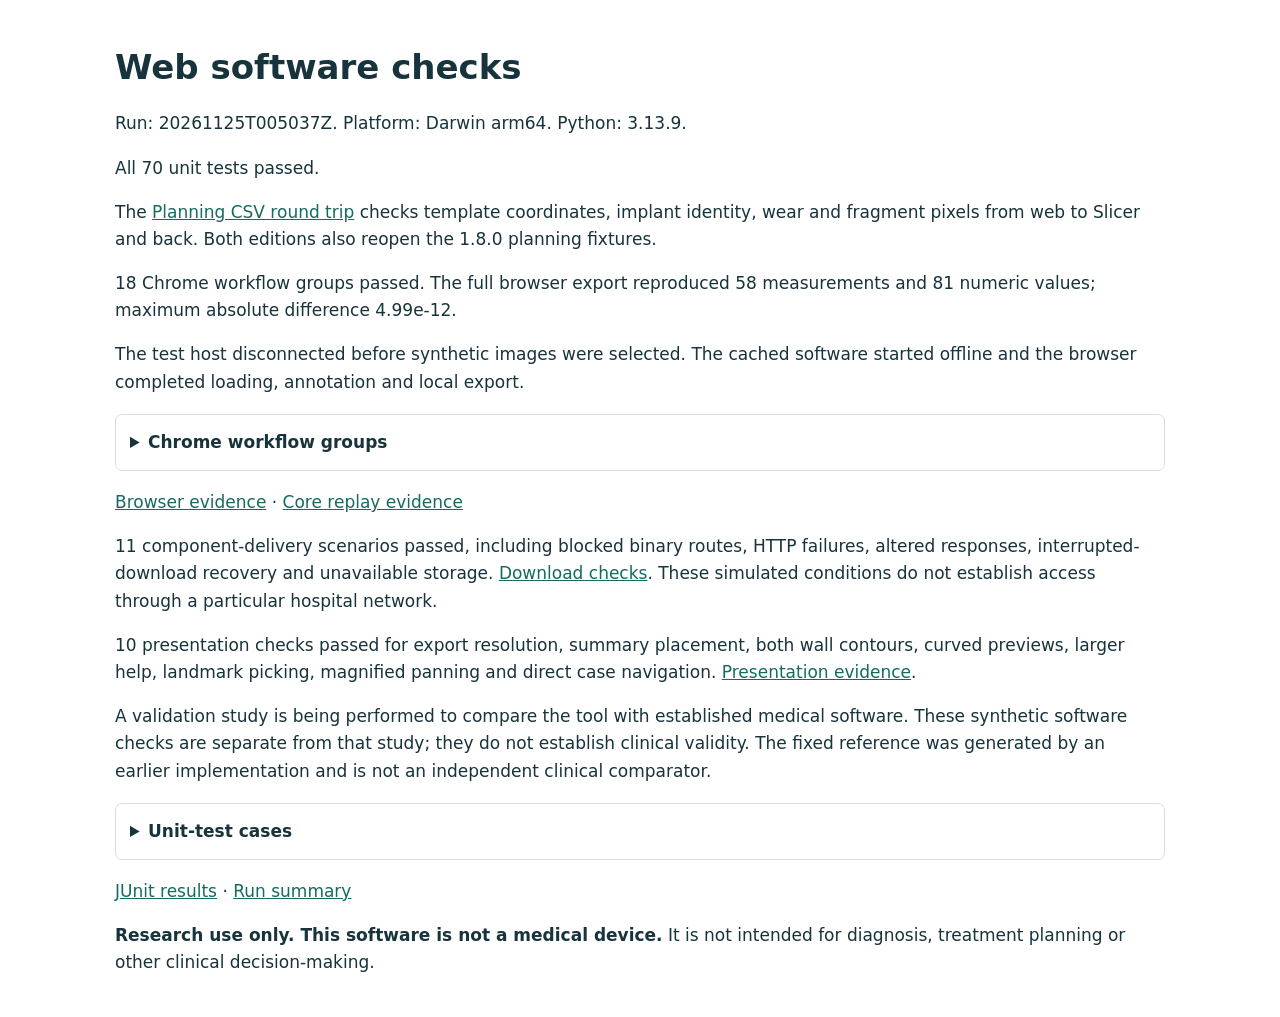
<file: web/test_reports/current/index.html>
<!doctype html><html lang="en"><meta charset="utf-8"><meta name="viewport" content="width=device-width, initial-scale=1"><title>Web software checks</title><style>body{font:17px/1.6 system-ui;max-width:1050px;padding:24px;margin:auto;color:#17333c}a{color:#146b60}table{border-collapse:collapse;width:100%;font-size:14px}td,th{padding:9px;border-bottom:1px solid #ddd;text-align:left;overflow-wrap:anywhere}details{padding:14px;border:1px solid #ddd;border-radius:7px;margin:18px 0}summary{cursor:pointer;font-weight:600}h1{line-height:1.2}</style><h1>Web software checks</h1><p>Run: 20261125T005037Z. Platform: Darwin arm64. Python: 3.13.9.</p><p>All 70 unit tests passed.</p><p>The <a href="planning_interchange.json">Planning CSV round trip</a> checks template coordinates, implant identity, wear and fragment pixels from web to Slicer and back. Both editions also reopen the 1.8.0 planning fixtures.</p><p>18 Chrome workflow groups passed. The full browser export reproduced 58 measurements and 81 numeric values; maximum absolute difference 4.99e-12.</p><p>The test host disconnected before synthetic images were selected. The cached software started offline and the browser completed loading, annotation and local export.</p><details><summary>Chrome workflow groups</summary><ol><li>The first Start downloads a verified software package through JSON components. The reloaded page starts from the verified cache after the server disconnects.</li><li>The network policy blocked a same-origin POST before synthetic files were selected.</li><li>Resume prefers a replaced CSV over an older MRB in the same export group, and a newer MRB over an older CSV.</li><li>Local PNG selection, rotate, mirror, fit, zoom and disabled prerequisites.</li><li>A provisional line appears at the pointer while the saved reference still has one point.</li><li>Shift-drag previews both window limits live, preserves placement and width, cancels on Escape and commits the release position.</li><li>Space, Ctrl, middle button and the Pan toggle preserve the active reference and its first endpoint.</li><li>Reference length gains a calibrated millimetre value when the calibration circle is fitted.</li><li>Fitted circle and displayed diameter update during mouse-down. Escape discards preview and a quick release commits the final point.</li><li>Live points and fitted circles, Hide, two-guide axis, ten shaft morphology points and LCE redraw.</li><li>Four sequential shaft contours and a reference-locked custom angle.</li><li>Pre-operative and post-operative Smart Point Placement derive editable neck axes locally.</li><li>PNG summary keeps the radiograph visible and preserves the colour of an annotation inside the panel.</li><li>Annotator validation, local MRB/CSV/PNG, versioning and automatic offline resume.</li><li>Single-frame 16-bit DICOM decoded in Chrome in native, RLE, lossless JPEG, JPEG 2000 and JPEG-LS encodings.</li><li>Single-slice NRRD, NIfTI and MetaImage decode in Chrome, including detached headers.</li><li>Actual Chrome export reproduces the complete reference measurement table.</li><li>Dragging the reference line in the full replay updates a dependent angle before release.</li></ol></details><p><a href="chrome_checks.json">Browser evidence</a> · <a href="core_checks.json">Core replay evidence</a></p><p>11 component-delivery scenarios passed, including blocked binary routes, HTTP failures, altered responses, interrupted-download recovery and unavailable storage. <a href="download_checks.json">Download checks</a>. These simulated conditions do not establish access through a particular hospital network.</p><p>10 presentation checks passed for export resolution, summary placement, both wall contours, curved previews, larger help, landmark picking, magnified panning and direct case navigation. <a href="presentation_checks.json">Presentation evidence</a>.</p><p>A validation study is being performed to compare the tool with established medical software. These synthetic software checks are separate from that study; they do not establish clinical validity. The fixed reference was generated by an earlier implementation and is not an independent clinical comparator.</p><details><summary>Unit-test cases</summary><table><tr><th>Test</th><th>Result</th></tr><tr><td>web.tests.test_ap_artwork.test_all_artwork_handedness_scale_and_pivots</td><td>Passed</td></tr><tr><td>web.tests.test_ap_artwork.test_dicom_scale_and_orientation_before_placement[False-0-False]</td><td>Passed</td></tr><tr><td>web.tests.test_ap_artwork.test_dicom_scale_and_orientation_before_placement[False-0-True]</td><td>Passed</td></tr><tr><td>web.tests.test_ap_artwork.test_dicom_scale_and_orientation_before_placement[False-1-False]</td><td>Passed</td></tr><tr><td>web.tests.test_ap_artwork.test_dicom_scale_and_orientation_before_placement[False-1-True]</td><td>Passed</td></tr><tr><td>web.tests.test_ap_artwork.test_dicom_scale_and_orientation_before_placement[False-2-True]</td><td>Passed</td></tr><tr><td>web.tests.test_ap_artwork.test_dicom_scale_and_orientation_before_placement[False-3-False]</td><td>Passed</td></tr><tr><td>web.tests.test_ap_artwork.test_dicom_scale_and_orientation_before_placement[True-0-False]</td><td>Passed</td></tr><tr><td>web.tests.test_ap_artwork.test_dicom_scale_and_orientation_before_placement[True-0-True]</td><td>Passed</td></tr><tr><td>web.tests.test_ap_artwork.test_dicom_scale_and_orientation_before_placement[True-1-False]</td><td>Passed</td></tr><tr><td>web.tests.test_ap_artwork.test_dicom_scale_and_orientation_before_placement[True-1-True]</td><td>Passed</td></tr><tr><td>web.tests.test_ap_artwork.test_dicom_scale_and_orientation_before_placement[True-2-True]</td><td>Passed</td></tr><tr><td>web.tests.test_ap_artwork.test_dicom_scale_and_orientation_before_placement[True-3-False]</td><td>Passed</td></tr><tr><td>web.tests.test_ap_artwork.test_ball_updates_existing_templates_and_detector_needs_ball[spacing0]</td><td>Passed</td></tr><tr><td>web.tests.test_ap_artwork.test_ball_updates_existing_templates_and_detector_needs_ball[None]</td><td>Passed</td></tr><tr><td>web.tests.test_ap_artwork.test_ball_updates_existing_templates_and_detector_needs_ball[spacing2]</td><td>Passed</td></tr><tr><td>web.tests.test_ap_artwork.test_hide_one_side_and_restore_older_bilateral_visibility</td><td>Passed</td></tr><tr><td>web.tests.test_ap_artwork.test_previous_cup_angle_and_new_drawing_orientation</td><td>Passed</td></tr><tr><td>web.tests.test_component_distribution.test_json_components_reconstruct_the_exact_runtime[1]</td><td>Passed</td></tr><tr><td>web.tests.test_component_distribution.test_json_components_reconstruct_the_exact_runtime[524288]</td><td>Passed</td></tr><tr><td>web.tests.test_component_distribution.test_json_components_reconstruct_the_exact_runtime[524289]</td><td>Passed</td></tr><tr><td>web.tests.test_component_distribution.test_json_components_reconstruct_the_exact_runtime[1200001]</td><td>Passed</td></tr><tr><td>web.tests.test_component_distribution.test_invalid_component_inputs_are_rejected[-512]</td><td>Passed</td></tr><tr><td>web.tests.test_component_distribution.test_invalid_component_inputs_are_rejected[data-0]</td><td>Passed</td></tr><tr><td>web.tests.test_component_distribution.test_invalid_component_inputs_are_rejected[data--1]</td><td>Passed</td></tr><tr><td>web.tests.test_component_distribution.test_static_host_serves_only_expected_component_paths</td><td>Passed</td></tr><tr><td>web.tests.test_image_frames.test_rotated_anisotropic_image_matches_itk[.mha]</td><td>Passed</td></tr><tr><td>web.tests.test_image_frames.test_rotated_anisotropic_image_matches_itk[.nrrd]</td><td>Passed</td></tr><tr><td>web.tests.test_image_frames.test_rotated_anisotropic_image_matches_itk[.nii.gz]</td><td>Passed</td></tr><tr><td>web.tests.test_image_frames.test_nifti_sform_controls_pixel_spacing</td><td>Passed</td></tr><tr><td>web.tests.test_planning.test_older_exports_restore_the_same_after_reordering[dummy_expected_full_export.csv]</td><td>Passed</td></tr><tr><td>web.tests.test_planning.test_older_exports_restore_the_same_after_reordering[SyntheticFullCase_reference.csv]</td><td>Passed</td></tr><tr><td>web.tests.test_planning.test_planning_and_wear_bilateral_csv_and_scene</td><td>Passed</td></tr><tr><td>web.tests.test_planning.test_moved_fragment_samples_the_intact_source</td><td>Passed</td></tr><tr><td>web.tests.test_planning.test_unavailable_template_does_not_erase_other_measurements</td><td>Passed</td></tr><tr><td>web.tests.test_planning.test_placed_custom_implant_identity_survives_without_its_pack</td><td>Passed</td></tr><tr><td>web.tests.test_retained_review.test_trochanter_and_shaft_clearance_goes_to_edge[1-left]</td><td>Passed</td></tr><tr><td>web.tests.test_retained_review.test_trochanter_and_shaft_clearance_goes_to_edge[-1-right]</td><td>Passed</td></tr><tr><td>web.tests.test_retained_review.test_medial_head_offset_does_not_turn_the_shaft_sideways</td><td>Passed</td></tr><tr><td>web.tests.test_retained_review.test_cut_choice_reset_and_manual_outside</td><td>Passed</td></tr><tr><td>web.tests.test_retained_review.test_fragment_handle_follows_saved_angle_and_pivot[left]</td><td>Passed</td></tr><tr><td>web.tests.test_retained_review.test_fragment_handle_follows_saved_angle_and_pivot[right]</td><td>Passed</td></tr><tr><td>web.tests.test_retained_review.test_fragment_rotation_preserves_handedness_after_mirrored_import</td><td>Passed</td></tr><tr><td>web.tests.test_retained_review.test_session_pack_validation_is_atomic_and_idempotent</td><td>Passed</td></tr><tr><td>web.tests.test_wall_contours.test_wall_edit_visibility_and_roundtrip[anterior-left]</td><td>Passed</td></tr><tr><td>web.tests.test_wall_contours.test_wall_edit_visibility_and_roundtrip[anterior-right]</td><td>Passed</td></tr><tr><td>web.tests.test_wall_contours.test_wall_edit_visibility_and_roundtrip[posterior-left]</td><td>Passed</td></tr><tr><td>web.tests.test_wall_contours.test_wall_edit_visibility_and_roundtrip[posterior-right]</td><td>Passed</td></tr><tr><td>web.tests.test_web_regressions.test_slicer_csv_import_preserves_named_curves_axes_and_calibration</td><td>Passed</td></tr><tr><td>web.tests.test_web_regressions.test_browser_csv_without_web_metadata_keeps_axis_options</td><td>Passed</td></tr><tr><td>web.tests.test_web_regressions.test_failed_csv_import_keeps_current_scene[settings0]</td><td>Passed</td></tr><tr><td>web.tests.test_web_regressions.test_failed_csv_import_keeps_current_scene[settings1]</td><td>Passed</td></tr><tr><td>web.tests.test_web_regressions.test_failed_csv_import_keeps_current_scene[settings2]</td><td>Passed</td></tr><tr><td>web.tests.test_web_regressions.test_failed_csv_import_keeps_current_scene[settings3]</td><td>Passed</td></tr><tr><td>web.tests.test_web_regressions.test_failed_csv_import_keeps_current_scene[settings4]</td><td>Passed</td></tr><tr><td>web.tests.test_web_regressions.test_failed_image_preview_keeps_previous_scene</td><td>Passed</td></tr><tr><td>web.tests.test_web_regressions.test_window_preview_does_not_commit_or_finish_placement</td><td>Passed</td></tr><tr><td>web.tests.test_web_regressions.test_invalid_window_keeps_display[1-1]</td><td>Passed</td></tr><tr><td>web.tests.test_web_regressions.test_invalid_window_keeps_display[2-1]</td><td>Passed</td></tr><tr><td>web.tests.test_web_regressions.test_invalid_window_keeps_display[nan-1]</td><td>Passed</td></tr><tr><td>web.tests.test_web_regressions.test_invalid_window_keeps_display[0-inf]</td><td>Passed</td></tr><tr><td>web.tests.test_web_regressions.test_hidden_custom_measurements_survive_csv_and_scene_resume</td><td>Passed</td></tr><tr><td>web.tests.test_web_regressions.test_out_of_scope_images_are_rejected_before_allocation[sizes0]</td><td>Passed</td></tr><tr><td>web.tests.test_web_regressions.test_out_of_scope_images_are_rejected_before_allocation[sizes1]</td><td>Passed</td></tr><tr><td>web.tests.test_web_regressions.test_out_of_scope_images_are_rejected_before_allocation[sizes2]</td><td>Passed</td></tr><tr><td>web.tests.test_web_regressions.test_out_of_scope_images_are_rejected_before_allocation[sizes3]</td><td>Passed</td></tr><tr><td>web.tests.test_web_regressions.test_invalid_csv_coordinates_are_rejected[coordinates0]</td><td>Passed</td></tr><tr><td>web.tests.test_web_regressions.test_invalid_csv_coordinates_are_rejected[coordinates1]</td><td>Passed</td></tr><tr><td>web.tests.test_web_regressions.test_invalid_csv_coordinates_are_rejected[coordinates2]</td><td>Passed</td></tr><tr><td>web.tests.test_web_source_sheet_scale.test_reference_interval_on_every_bundled_sheet</td><td>Passed</td></tr></table></details><p><a href="unit.junit.xml">JUnit results</a> · <a href="summary.json">Run summary</a></p><p><strong>Research use only. This software is not a medical device.</strong> It is not intended for diagnosis, treatment planning or other clinical decision-making.</p></html>
</file>
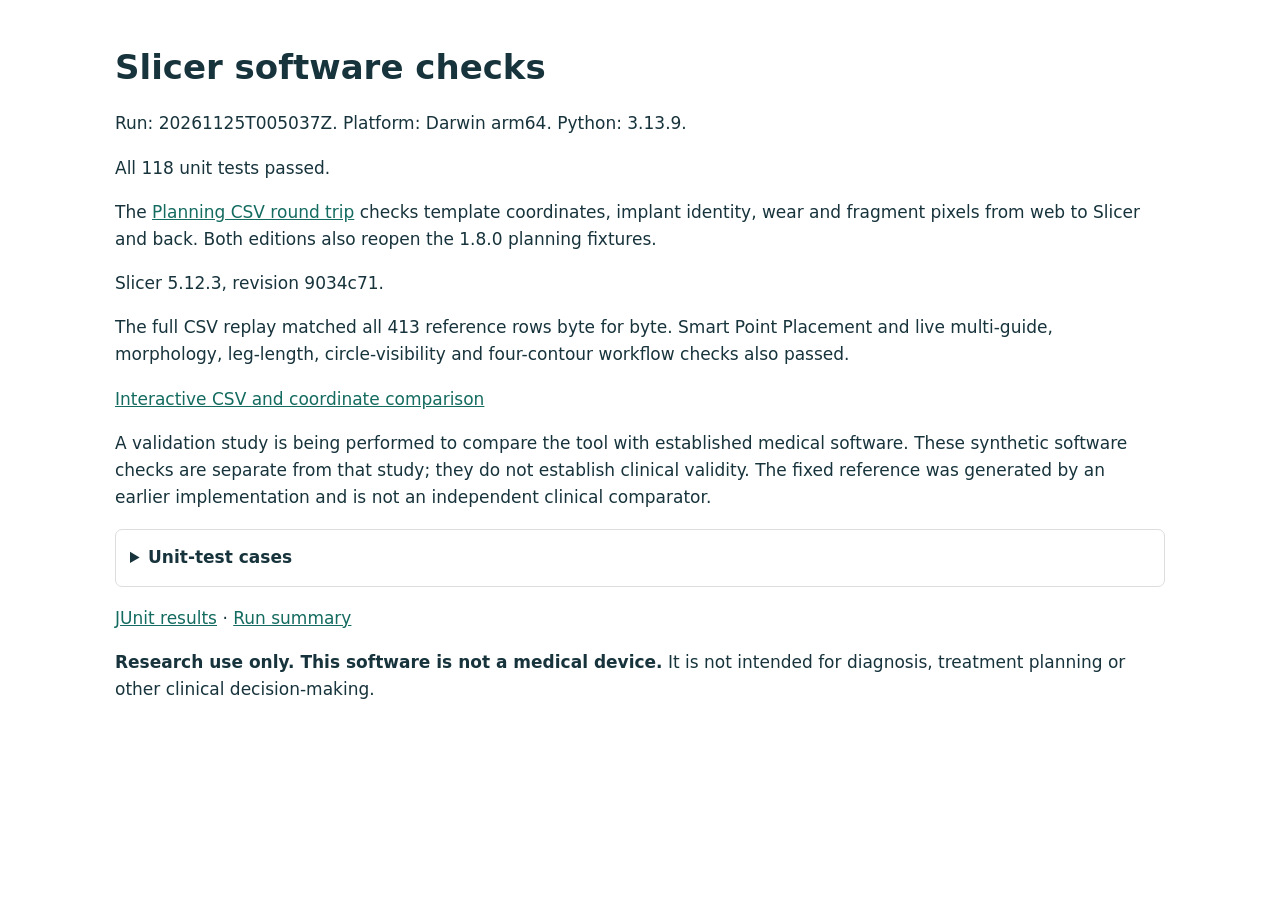
<file: extension_source/SlicerPelvicXrayMeasurements/test_reports/current/index.html>
<!doctype html><html lang="en"><meta charset="utf-8"><meta name="viewport" content="width=device-width, initial-scale=1"><title>Slicer software checks</title><style>body{font:17px/1.6 system-ui;max-width:1050px;padding:24px;margin:auto;color:#17333c}a{color:#146b60}table{border-collapse:collapse;width:100%;font-size:14px}td,th{padding:9px;border-bottom:1px solid #ddd;text-align:left;overflow-wrap:anywhere}details{padding:14px;border:1px solid #ddd;border-radius:7px;margin:18px 0}summary{cursor:pointer;font-weight:600}h1{line-height:1.2}</style><h1>Slicer software checks</h1><p>Run: 20261125T005037Z. Platform: Darwin arm64. Python: 3.13.9.</p><p>All 118 unit tests passed.</p><p>The <a href="planning_interchange.json">Planning CSV round trip</a> checks template coordinates, implant identity, wear and fragment pixels from web to Slicer and back. Both editions also reopen the 1.8.0 planning fixtures.</p><p>Slicer 5.12.3, revision 9034c71.</p><p>The full CSV replay matched all 413 reference rows byte for byte. Smart Point Placement and live multi-guide, morphology, leg-length, circle-visibility and four-contour workflow checks also passed.</p><p><a href="replay/comparison_report.html">Interactive CSV and coordinate comparison</a></p><p>A validation study is being performed to compare the tool with established medical software. These synthetic software checks are separate from that study; they do not establish clinical validity. The fixed reference was generated by an earlier implementation and is not an independent clinical comparator.</p><details><summary>Unit-test cases</summary><table><tr><th>Test</th><th>Result</th></tr><tr><td>extension_source.SlicerPelvicXrayMeasurements.Testing.Python.unit.test_auto_placement.test_morphology_includes_saved_cortex_points</td><td>Passed</td></tr><tr><td>extension_source.SlicerPelvicXrayMeasurements.Testing.Python.unit.test_auto_placement.test_morphology_side_constraints_keep_lateral_and_medial_points_on_their_side[left-lateral_indices0-medial_indices0]</td><td>Passed</td></tr><tr><td>extension_source.SlicerPelvicXrayMeasurements.Testing.Python.unit.test_auto_placement.test_morphology_side_constraints_keep_lateral_and_medial_points_on_their_side[right-lateral_indices1-medial_indices1]</td><td>Passed</td></tr><tr><td>extension_source.SlicerPelvicXrayMeasurements.Testing.Python.unit.test_auto_placement.test_shaft_prediction_depends_on_radiograph_and_fails_without_coverage</td><td>Passed</td></tr><tr><td>extension_source.SlicerPelvicXrayMeasurements.Testing.Python.unit.test_auto_placement.test_mirrored_frame_round_trip[left--1]</td><td>Passed</td></tr><tr><td>extension_source.SlicerPelvicXrayMeasurements.Testing.Python.unit.test_auto_placement.test_mirrored_frame_round_trip[right-1]</td><td>Passed</td></tr><tr><td>extension_source.SlicerPelvicXrayMeasurements.Testing.Python.unit.test_auto_placement.test_prediction_uses_reference_anchor_and_rejects_misplaced_line</td><td>Passed</td></tr><tr><td>extension_source.SlicerPelvicXrayMeasurements.Testing.Python.unit.test_case_export.test_curve_control_point_rows_include_reconstruction_settings</td><td>Passed</td></tr><tr><td>extension_source.SlicerPelvicXrayMeasurements.Testing.Python.unit.test_case_export.test_curve_points_txt_export_uses_slicer_sampled_curve_points</td><td>Passed</td></tr><tr><td>extension_source.SlicerPelvicXrayMeasurements.Testing.Python.unit.test_case_export.test_curve_points_txt_versions_with_csv_when_txt_exists</td><td>Passed</td></tr><tr><td>extension_source.SlicerPelvicXrayMeasurements.Testing.Python.unit.test_case_workflow.test_saved_calibration_rejects_invalid_diameter[nan]</td><td>Passed</td></tr><tr><td>extension_source.SlicerPelvicXrayMeasurements.Testing.Python.unit.test_case_workflow.test_saved_calibration_rejects_invalid_diameter[inf]</td><td>Passed</td></tr><tr><td>extension_source.SlicerPelvicXrayMeasurements.Testing.Python.unit.test_case_workflow.test_saved_calibration_rejects_invalid_diameter[-inf]</td><td>Passed</td></tr><tr><td>extension_source.SlicerPelvicXrayMeasurements.Testing.Python.unit.test_case_workflow.test_saved_calibration_rejects_invalid_diameter[0]</td><td>Passed</td></tr><tr><td>extension_source.SlicerPelvicXrayMeasurements.Testing.Python.unit.test_case_workflow.test_saved_calibration_rejects_invalid_diameter[-25]</td><td>Passed</td></tr><tr><td>extension_source.SlicerPelvicXrayMeasurements.Testing.Python.unit.test_case_workflow.test_input_image_discovery_filters_supported_files</td><td>Passed</td></tr><tr><td>extension_source.SlicerPelvicXrayMeasurements.Testing.Python.unit.test_case_workflow.test_latest_saved_scene_lookup_prefers_newest_matching_scene</td><td>Passed</td></tr><tr><td>extension_source.SlicerPelvicXrayMeasurements.Testing.Python.unit.test_case_workflow.test_latest_saved_scene_lookup_accepts_stem_named_scene_files</td><td>Passed</td></tr><tr><td>extension_source.SlicerPelvicXrayMeasurements.Testing.Python.unit.test_case_workflow.test_latest_saved_csv_lookup_prefers_scene_matched_version</td><td>Passed</td></tr><tr><td>extension_source.SlicerPelvicXrayMeasurements.Testing.Python.unit.test_case_workflow.test_path_helpers_support_directory_scans_and_file_reads</td><td>Passed</td></tr><tr><td>extension_source.SlicerPelvicXrayMeasurements.Testing.Python.unit.test_case_workflow.test_rewrite_scene_bundle_with_ascii_paths_repairs_malformed_member_names</td><td>Passed</td></tr><tr><td>extension_source.SlicerPelvicXrayMeasurements.Testing.Python.unit.test_case_workflow.test_rewrite_scene_bundle_with_ascii_paths_adds_missing_model_placeholders</td><td>Passed</td></tr><tr><td>extension_source.SlicerPelvicXrayMeasurements.Testing.Python.unit.test_case_workflow.test_rewrite_scene_bundle_with_ascii_paths_preserves_distinct_resaved_markup_references</td><td>Passed</td></tr><tr><td>extension_source.SlicerPelvicXrayMeasurements.Testing.Python.unit.test_case_workflow.test_load_and_parse_saved_case_metadata_recovers_case_settings</td><td>Passed</td></tr><tr><td>extension_source.SlicerPelvicXrayMeasurements.Testing.Python.unit.test_formatting.test_overlay_scalar_formatters</td><td>Passed</td></tr><tr><td>extension_source.SlicerPelvicXrayMeasurements.Testing.Python.unit.test_formatting.test_summary_formatters</td><td>Passed</td></tr><tr><td>extension_source.SlicerPelvicXrayMeasurements.Testing.Python.unit.test_formatting.test_compact_measurement_formatters</td><td>Passed</td></tr><tr><td>extension_source.SlicerPelvicXrayMeasurements.Testing.Python.unit.test_formatting.test_shaft_axis_summary</td><td>Passed</td></tr><tr><td>extension_source.SlicerPelvicXrayMeasurements.Testing.Python.unit.test_formatting.test_overlay_text_builder_includes_annotator_and_measurements</td><td>Passed</td></tr><tr><td>extension_source.SlicerPelvicXrayMeasurements.Testing.Python.unit.test_formatting.test_overlay_text_builder_can_emit_annotator_only</td><td>Passed</td></tr><tr><td>extension_source.SlicerPelvicXrayMeasurements.Testing.Python.unit.test_formatting.test_placed_implant_caption_is_independent_of_cut_lengths_and_numeric_overlay</td><td>Passed</td></tr><tr><td>extension_source.SlicerPelvicXrayMeasurements.Testing.Python.unit.test_formatting.test_pretty_value_and_sanitize_filename</td><td>Passed</td></tr><tr><td>extension_source.SlicerPelvicXrayMeasurements.Testing.Python.unit.test_geometry.test_as_array_and_vector_length</td><td>Passed</td></tr><tr><td>extension_source.SlicerPelvicXrayMeasurements.Testing.Python.unit.test_geometry.test_unit_vector_handles_zero_length</td><td>Passed</td></tr><tr><td>extension_source.SlicerPelvicXrayMeasurements.Testing.Python.unit.test_geometry.test_clamp[2.0--1.0-1.0-1.0]</td><td>Passed</td></tr><tr><td>extension_source.SlicerPelvicXrayMeasurements.Testing.Python.unit.test_geometry.test_clamp[-3.0--1.0-1.0--1.0]</td><td>Passed</td></tr><tr><td>extension_source.SlicerPelvicXrayMeasurements.Testing.Python.unit.test_geometry.test_clamp[0.25--1.0-1.0-0.25]</td><td>Passed</td></tr><tr><td>extension_source.SlicerPelvicXrayMeasurements.Testing.Python.unit.test_geometry.test_circle_from_three_points_returns_expected_fit</td><td>Passed</td></tr><tr><td>extension_source.SlicerPelvicXrayMeasurements.Testing.Python.unit.test_geometry.test_circle_from_three_points_rejects_collinear_input</td><td>Passed</td></tr><tr><td>extension_source.SlicerPelvicXrayMeasurements.Testing.Python.unit.test_geometry.test_ellipse_parameters_from_conic_recovers_axes</td><td>Passed</td></tr><tr><td>extension_source.SlicerPelvicXrayMeasurements.Testing.Python.unit.test_geometry.test_ellipse_from_points_in_plane_recovers_known_ellipse</td><td>Passed</td></tr><tr><td>extension_source.SlicerPelvicXrayMeasurements.Testing.Python.unit.test_geometry.test_version_angle_and_projection_helpers</td><td>Passed</td></tr><tr><td>extension_source.SlicerPelvicXrayMeasurements.Testing.Python.unit.test_geometry.test_ellipse_from_major_minor_diameters</td><td>Passed</td></tr><tr><td>extension_source.SlicerPelvicXrayMeasurements.Testing.Python.unit.test_geometry.test_ellipse_and_circle_helpers_reject_degenerate_inputs</td><td>Passed</td></tr><tr><td>extension_source.SlicerPelvicXrayMeasurements.Testing.Python.unit.test_geometry.test_ellipse_parameters_and_version_angle_edge_cases</td><td>Passed</td></tr><tr><td>extension_source.SlicerPelvicXrayMeasurements.Testing.Python.unit.test_geometry.test_ellipse_sampling_projection_and_diameter_edge_cases</td><td>Passed</td></tr><tr><td>extension_source.SlicerPelvicXrayMeasurements.Testing.Python.unit.test_geometry.test_plane_and_direction_helpers</td><td>Passed</td></tr><tr><td>extension_source.SlicerPelvicXrayMeasurements.Testing.Python.unit.test_geometry.test_plane_and_direction_edge_cases</td><td>Passed</td></tr><tr><td>extension_source.SlicerPelvicXrayMeasurements.Testing.Python.unit.test_geometry.test_reference_and_distance_helpers</td><td>Passed</td></tr><tr><td>extension_source.SlicerPelvicXrayMeasurements.Testing.Python.unit.test_geometry.test_reference_and_distance_edge_cases</td><td>Passed</td></tr><tr><td>extension_source.SlicerPelvicXrayMeasurements.Testing.Python.unit.test_geometry.test_mocked_vtk_geometry_helpers</td><td>Passed</td></tr><tr><td>extension_source.SlicerPelvicXrayMeasurements.Testing.Python.unit.test_geometry.test_vtk_backed_helpers_are_guarded_without_vtk</td><td>Passed</td></tr><tr><td>extension_source.SlicerPelvicXrayMeasurements.Testing.Python.unit.test_geometry.test_canal_calcar_ratio_is_distal_over_proximal[12.0-24.0-0.5]</td><td>Passed</td></tr><tr><td>extension_source.SlicerPelvicXrayMeasurements.Testing.Python.unit.test_geometry.test_canal_calcar_ratio_is_distal_over_proximal[21.0-41.0-0.5121951219512195]</td><td>Passed</td></tr><tr><td>extension_source.SlicerPelvicXrayMeasurements.Testing.Python.unit.test_geometry.test_canal_calcar_ratio_is_distal_over_proximal[24.0-24.0-1.0]</td><td>Passed</td></tr><tr><td>extension_source.SlicerPelvicXrayMeasurements.Testing.Python.unit.test_geometry.test_canal_calcar_ratio_is_distal_over_proximal[0.0-24.0-0.0]</td><td>Passed</td></tr><tr><td>extension_source.SlicerPelvicXrayMeasurements.Testing.Python.unit.test_geometry.test_canal_calcar_ratio_rejects_degenerate_widths[12.0-0.0]</td><td>Passed</td></tr><tr><td>extension_source.SlicerPelvicXrayMeasurements.Testing.Python.unit.test_geometry.test_canal_calcar_ratio_rejects_degenerate_widths[12.0--1.0]</td><td>Passed</td></tr><tr><td>extension_source.SlicerPelvicXrayMeasurements.Testing.Python.unit.test_geometry.test_canal_calcar_ratio_rejects_degenerate_widths[12.0-nan]</td><td>Passed</td></tr><tr><td>extension_source.SlicerPelvicXrayMeasurements.Testing.Python.unit.test_geometry.test_canal_calcar_ratio_rejects_degenerate_widths[inf-24.0]</td><td>Passed</td></tr><tr><td>extension_source.SlicerPelvicXrayMeasurements.Testing.Python.unit.test_geometry.test_export_names_avoid_windows_reserved_devices</td><td>Passed</td></tr><tr><td>extension_source.SlicerPelvicXrayMeasurements.Testing.Python.unit.test_native_source_sheet_scale.test_reference_interval_on_every_bundled_sheet</td><td>Passed</td></tr><tr><td>extension_source.SlicerPelvicXrayMeasurements.Testing.Python.unit.test_node_specs.test_role_name_helpers</td><td>Passed</td></tr><tr><td>extension_source.SlicerPelvicXrayMeasurements.Testing.Python.unit.test_node_specs.test_bilateral_node_specs_include_expected_roles</td><td>Passed</td></tr><tr><td>extension_source.SlicerPelvicXrayMeasurements.Testing.Python.unit.test_node_specs.test_named_edge_contours_are_curve_inputs</td><td>Passed</td></tr><tr><td>extension_source.SlicerPelvicXrayMeasurements.Testing.Python.unit.test_replay_bundle_utils.test_common_path_helpers</td><td>Passed</td></tr><tr><td>extension_source.SlicerPelvicXrayMeasurements.Testing.Python.unit.test_replay_bundle_utils.test_serialize_config_for_log</td><td>Passed</td></tr><tr><td>extension_source.SlicerPelvicXrayMeasurements.Testing.Python.unit.test_replay_bundle_utils.test_compare_exports_and_report_writers</td><td>Passed</td></tr><tr><td>extension_source.SlicerPelvicXrayMeasurements.Testing.Python.unit.test_replay_bundle_utils.test_load_csv_rows_handles_utf8_bom</td><td>Passed</td></tr><tr><td>extension_source.SlicerPelvicXrayMeasurements.Testing.Python.unit.test_replay_bundle_utils.test_parse_replay_metadata_restores_line_and_angle_lock_modes</td><td>Passed</td></tr><tr><td>extension_source.SlicerPelvicXrayMeasurements.Testing.Python.unit.test_replay_bundle_utils.test_role_points_from_csv_rows_strips_point_detail_metadata</td><td>Passed</td></tr><tr><td>extension_source.SlicerPelvicXrayMeasurements.Testing.Python.unit.test_replay_comparison.test_roundoff_limit_for_measurements_and_coordinates[measurement-raw_value]</td><td>Passed</td></tr><tr><td>extension_source.SlicerPelvicXrayMeasurements.Testing.Python.unit.test_replay_comparison.test_roundoff_limit_for_measurements_and_coordinates[measurement-corrected_value_mm]</td><td>Passed</td></tr><tr><td>extension_source.SlicerPelvicXrayMeasurements.Testing.Python.unit.test_replay_comparison.test_roundoff_limit_for_measurements_and_coordinates[point-x_ras]</td><td>Passed</td></tr><tr><td>extension_source.SlicerPelvicXrayMeasurements.Testing.Python.unit.test_replay_comparison.test_roundoff_limit_for_measurements_and_coordinates[point-y_ras]</td><td>Passed</td></tr><tr><td>extension_source.SlicerPelvicXrayMeasurements.Testing.Python.unit.test_replay_comparison.test_roundoff_limit_for_measurements_and_coordinates[point-z_ras]</td><td>Passed</td></tr><tr><td>extension_source.SlicerPelvicXrayMeasurements.Testing.Python.unit.test_replay_comparison.test_roundoff_limit_for_measurements_and_coordinates[derived_point-x_ras]</td><td>Passed</td></tr><tr><td>extension_source.SlicerPelvicXrayMeasurements.Testing.Python.unit.test_replay_comparison.test_roundoff_limit_for_measurements_and_coordinates[derived_point-y_ras]</td><td>Passed</td></tr><tr><td>extension_source.SlicerPelvicXrayMeasurements.Testing.Python.unit.test_replay_comparison.test_roundoff_limit_for_measurements_and_coordinates[derived_point-z_ras]</td><td>Passed</td></tr><tr><td>extension_source.SlicerPelvicXrayMeasurements.Testing.Python.unit.test_replay_comparison.test_numeric_looking_metadata_stays_exact[metadata-raw_value]</td><td>Passed</td></tr><tr><td>extension_source.SlicerPelvicXrayMeasurements.Testing.Python.unit.test_replay_comparison.test_numeric_looking_metadata_stays_exact[metadata-x_ras]</td><td>Passed</td></tr><tr><td>extension_source.SlicerPelvicXrayMeasurements.Testing.Python.unit.test_replay_comparison.test_numeric_looking_metadata_stays_exact[measurement-name]</td><td>Passed</td></tr><tr><td>extension_source.SlicerPelvicXrayMeasurements.Testing.Python.unit.test_replay_comparison.test_numeric_looking_metadata_stays_exact[measurement-index]</td><td>Passed</td></tr><tr><td>extension_source.SlicerPelvicXrayMeasurements.Testing.Python.unit.test_replay_comparison.test_numeric_looking_metadata_stays_exact[point-label]</td><td>Passed</td></tr><tr><td>extension_source.SlicerPelvicXrayMeasurements.Testing.Python.unit.test_replay_comparison.test_numeric_looking_metadata_stays_exact[measurement-units]</td><td>Passed</td></tr><tr><td>extension_source.SlicerPelvicXrayMeasurements.Testing.Python.unit.test_replay_comparison.test_invalid_values_missing_values_and_real_changes_fail[nan-nan]</td><td>Passed</td></tr><tr><td>extension_source.SlicerPelvicXrayMeasurements.Testing.Python.unit.test_replay_comparison.test_invalid_values_missing_values_and_real_changes_fail[inf-inf]</td><td>Passed</td></tr><tr><td>extension_source.SlicerPelvicXrayMeasurements.Testing.Python.unit.test_replay_comparison.test_invalid_values_missing_values_and_real_changes_fail[-inf--inf]</td><td>Passed</td></tr><tr><td>extension_source.SlicerPelvicXrayMeasurements.Testing.Python.unit.test_replay_comparison.test_invalid_values_missing_values_and_real_changes_fail[32.0-nan]</td><td>Passed</td></tr><tr><td>extension_source.SlicerPelvicXrayMeasurements.Testing.Python.unit.test_replay_comparison.test_invalid_values_missing_values_and_real_changes_fail[-0]</td><td>Passed</td></tr><tr><td>extension_source.SlicerPelvicXrayMeasurements.Testing.Python.unit.test_replay_comparison.test_invalid_values_missing_values_and_real_changes_fail[0-]</td><td>Passed</td></tr><tr><td>extension_source.SlicerPelvicXrayMeasurements.Testing.Python.unit.test_replay_comparison.test_invalid_values_missing_values_and_real_changes_fail[32.0-32.00000001]</td><td>Passed</td></tr><tr><td>extension_source.SlicerPelvicXrayMeasurements.Testing.Python.unit.test_replay_comparison.test_schema_changes_and_malformed_rows_fail[section,name,raw_value,extra\nmeasurement,Value,32,\n]</td><td>Passed</td></tr><tr><td>extension_source.SlicerPelvicXrayMeasurements.Testing.Python.unit.test_replay_comparison.test_schema_changes_and_malformed_rows_fail[section,name\nmeasurement,Value\n]</td><td>Passed</td></tr><tr><td>extension_source.SlicerPelvicXrayMeasurements.Testing.Python.unit.test_replay_comparison.test_schema_changes_and_malformed_rows_fail[name,section,raw_value\nValue,measurement,32\n]</td><td>Passed</td></tr><tr><td>extension_source.SlicerPelvicXrayMeasurements.Testing.Python.unit.test_replay_comparison.test_schema_changes_and_malformed_rows_fail[section,name,raw_value,raw_value\nmeasurement,Value,32,32\n]</td><td>Passed</td></tr><tr><td>extension_source.SlicerPelvicXrayMeasurements.Testing.Python.unit.test_replay_comparison.test_schema_changes_and_malformed_rows_fail[section,name,raw_value\nmeasurement,Value,32,extra\n]</td><td>Passed</td></tr><tr><td>extension_source.SlicerPelvicXrayMeasurements.Testing.Python.unit.test_replay_comparison.test_schema_changes_and_malformed_rows_fail[section,name,raw_value\nmeasurement,Value\n]</td><td>Passed</td></tr><tr><td>extension_source.SlicerPelvicXrayMeasurements.Testing.Python.unit.test_replay_comparison.test_missing_unexpected_and_reordered_rows_fail</td><td>Passed</td></tr><tr><td>extension_source.SlicerPelvicXrayMeasurements.Testing.Python.unit.test_replay_comparison.test_reports_distinguish_exact_bytes_roundoff_and_failure</td><td>Passed</td></tr><tr><td>extension_source.SlicerPelvicXrayMeasurements.Testing.Python.unit.test_scenario_definition.test_circle_points_and_ellipse_points_sample_expected_shapes</td><td>Passed</td></tr><tr><td>extension_source.SlicerPelvicXrayMeasurements.Testing.Python.unit.test_scenario_definition.test_transform_helpers_apply_similarity_transform</td><td>Passed</td></tr><tr><td>extension_source.SlicerPelvicXrayMeasurements.Testing.Python.unit.test_scenario_definition.test_randomized_full_scenario_is_seeded_and_omits_expected_roles</td><td>Passed</td></tr><tr><td>extension_source.SlicerPelvicXrayMeasurements.Testing.Python.unit.test_scenario_definition.test_randomized_scenario_preserves_relative_point_offsets</td><td>Passed</td></tr><tr><td>extension_source.SlicerPelvicXrayMeasurements.Testing.Python.unit.test_scene_node_adoption.test_get_node_prefers_populated_duplicate_after_cache_clear</td><td>Passed</td></tr><tr><td>extension_source.SlicerPelvicXrayMeasurements.Testing.Python.unit.test_scene_node_adoption.test_get_node_prefers_metadata_node_with_saved_comments</td><td>Passed</td></tr><tr><td>extension_source.SlicerPelvicXrayMeasurements.Testing.Python.unit.test_scene_node_adoption.test_case_comments_recovers_legacy_metadata_attribute</td><td>Passed</td></tr><tr><td>extension_source.SlicerPelvicXrayMeasurements.Testing.Python.unit.test_workflow_landmark_seeding.test_sharp_line_seeds_from_offset_teardrop_and_known_lateral_sourcil</td><td>Passed</td></tr><tr><td>extension_source.SlicerPelvicXrayMeasurements.Testing.Python.unit.test_workflow_landmark_seeding.test_existing_seed_target_is_not_overwritten</td><td>Passed</td></tr><tr><td>extension_source.SlicerPelvicXrayMeasurements.Testing.Python.unit.test_workflow_landmark_seeding.test_acetabular_angle_line_does_not_seed_from_lateral_sourcil_only</td><td>Passed</td></tr><tr><td>extension_source.SlicerPelvicXrayMeasurements.Testing.Python.unit.test_workflow_landmark_seeding.test_seeded_markup_is_explicitly_editable</td><td>Passed</td></tr><tr><td>extension_source.SlicerPelvicXrayMeasurements.Testing.Python.unit.test_workflow_landmark_seeding.test_pending_lateral_sourcil_completes_angle_line_after_base_point</td><td>Passed</td></tr><tr><td>extension_source.SlicerPelvicXrayMeasurements.Testing.Python.unit.test_workflow_landmark_seeding.test_sharp_queues_lateral_sourcil_from_tonnis_without_using_tonnis_base</td><td>Passed</td></tr><tr><td>extension_source.SlicerPelvicXrayMeasurements.Testing.Python.unit.test_workflow_landmark_seeding.test_tonnis_queues_lateral_sourcil_from_sharp_without_using_sharp_teardrop</td><td>Passed</td></tr><tr><td>extension_source.SlicerPelvicXrayMeasurements.Testing.Python.unit.test_workflow_landmark_seeding.test_acetabular_offset_uses_sharp_base_and_femur_center</td><td>Passed</td></tr><tr><td>extension_source.SlicerPelvicXrayMeasurements.Testing.Python.unit.test_workflow_landmark_seeding.test_acetabular_offset_does_not_use_tonnis_base_as_teardrop</td><td>Passed</td></tr><tr><td>extension_source.SlicerPelvicXrayMeasurements.Testing.Python.unit.test_workflow_landmark_seeding.test_extrusion_index_seeds_from_head_circle_and_lateral_sourcil</td><td>Passed</td></tr><tr><td>extension_source.SlicerPelvicXrayMeasurements.Testing.Python.unit.test_workflow_landmark_seeding.test_femoral_offset_seeds_through_femur_center_parallel_to_shaft</td><td>Passed</td></tr></table></details><p><a href="unit.junit.xml">JUnit results</a> · <a href="summary.json">Run summary</a></p><p><strong>Research use only. This software is not a medical device.</strong> It is not intended for diagnosis, treatment planning or other clinical decision-making.</p></html>
</file>
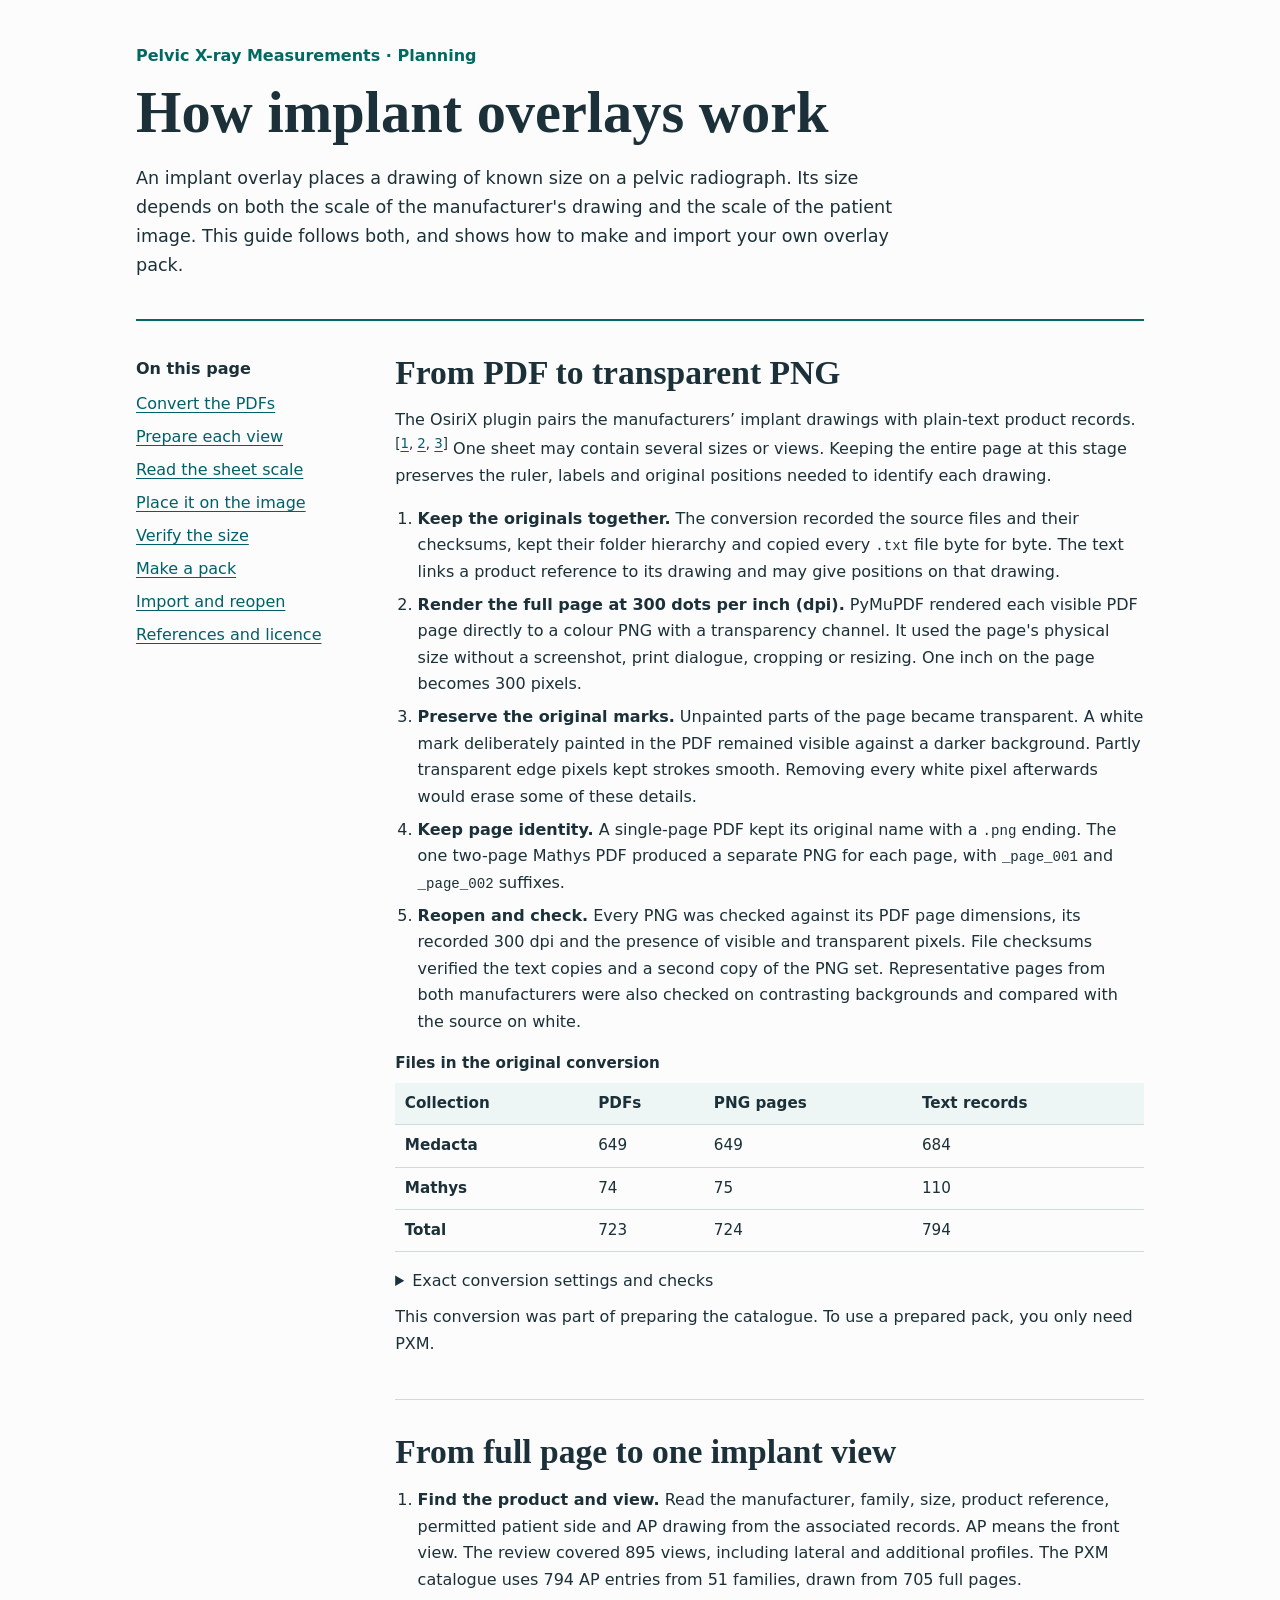
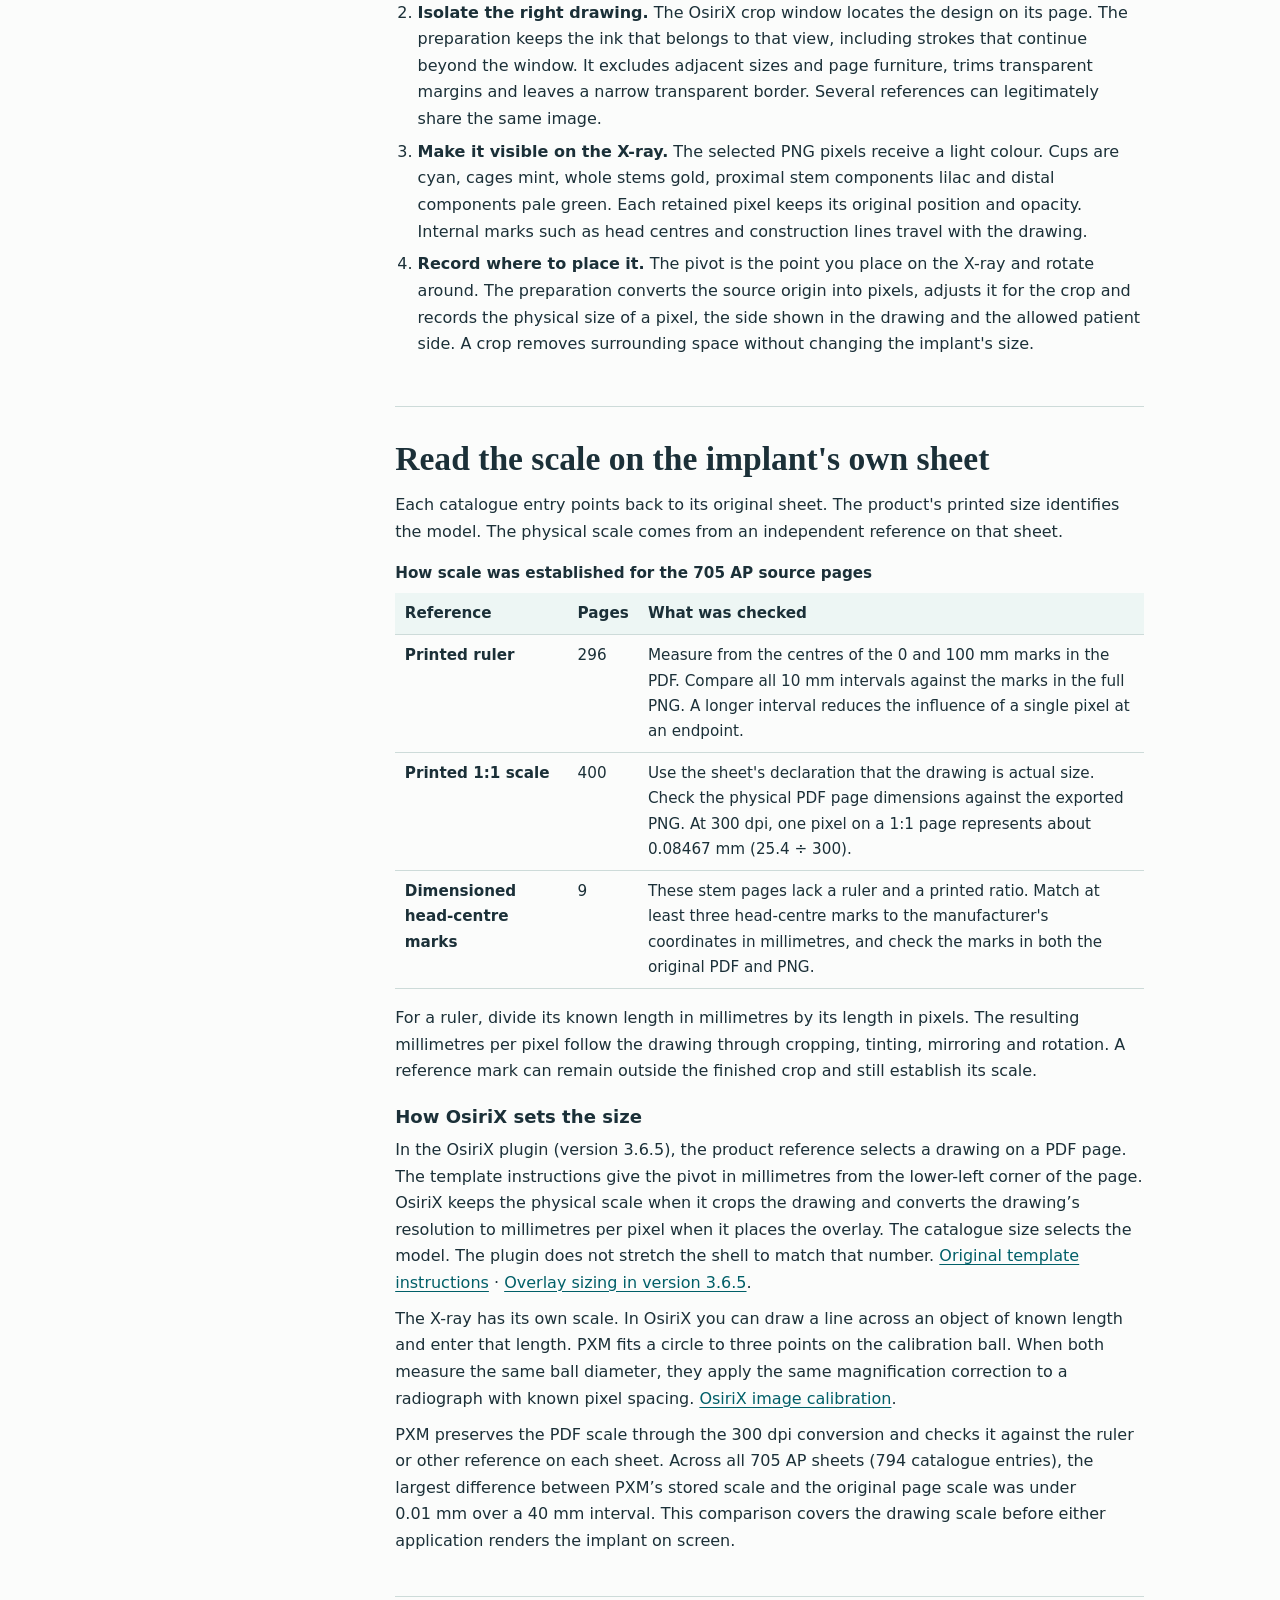
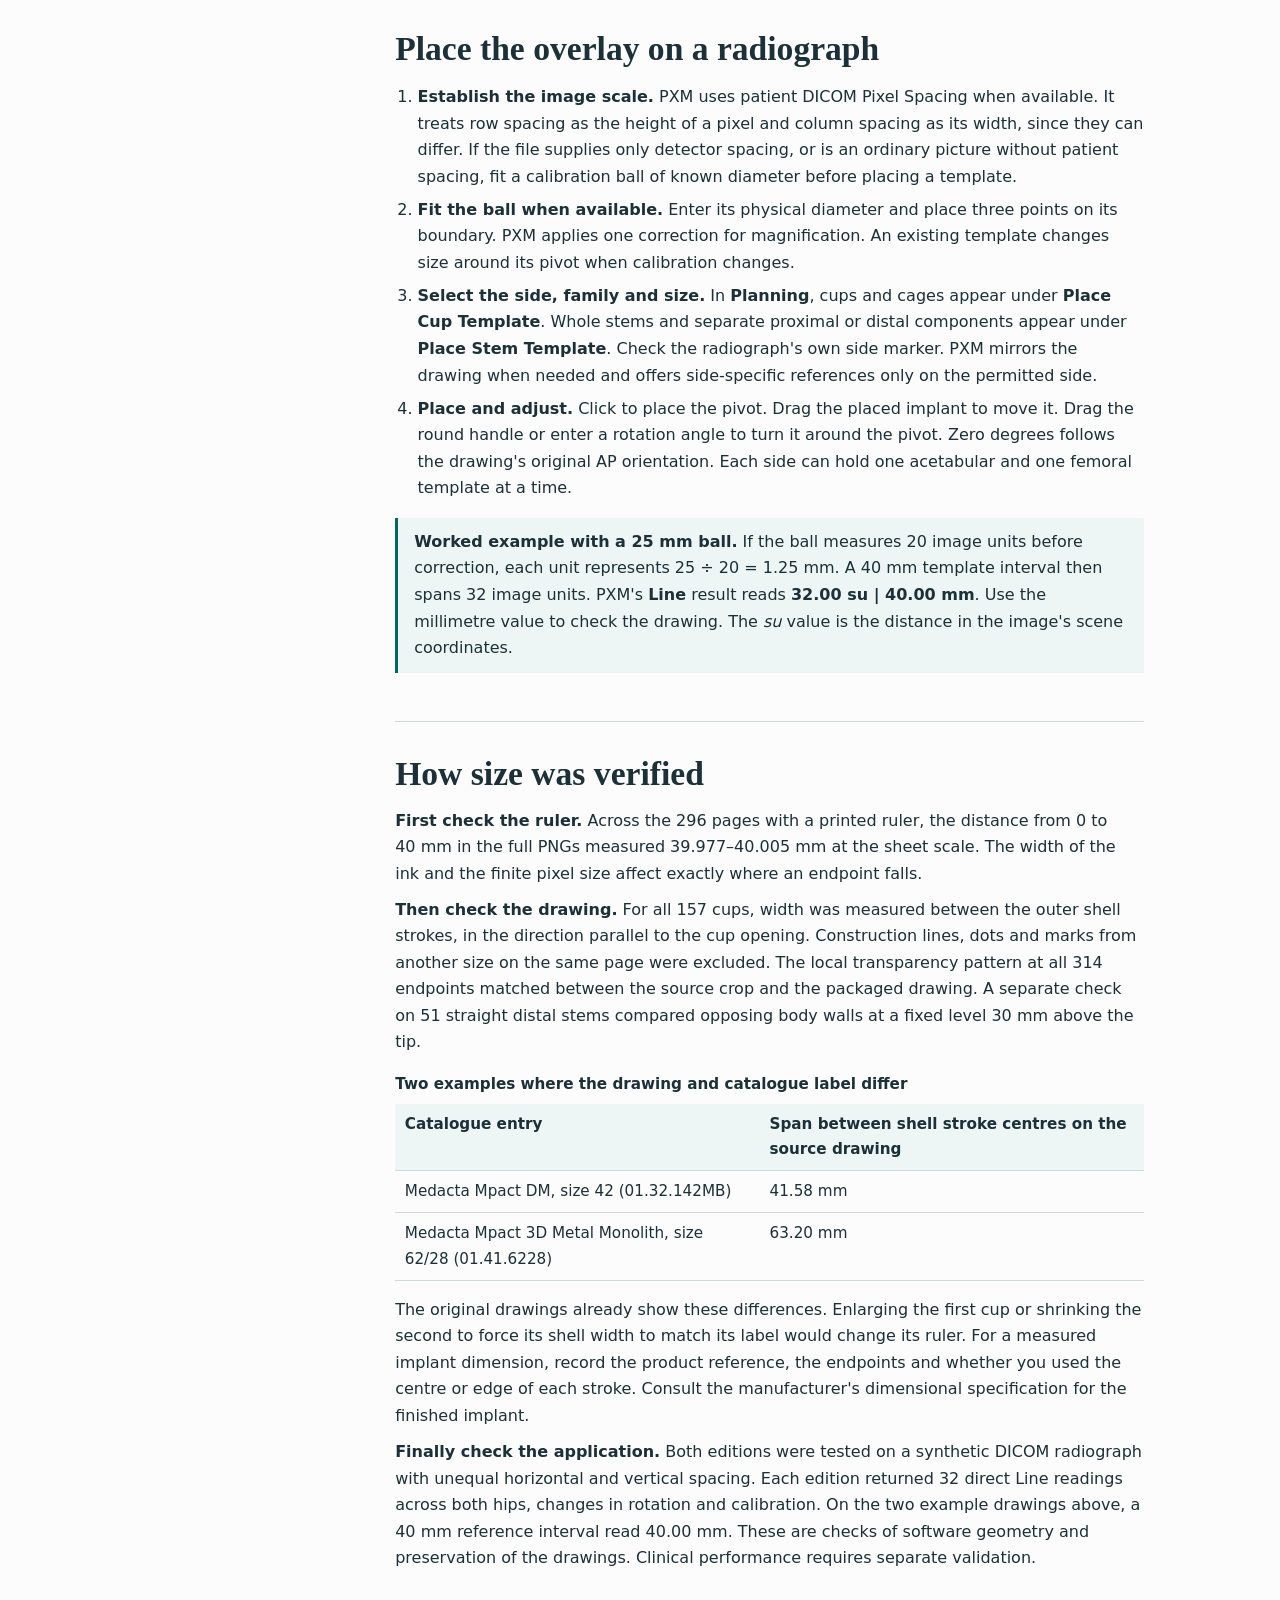
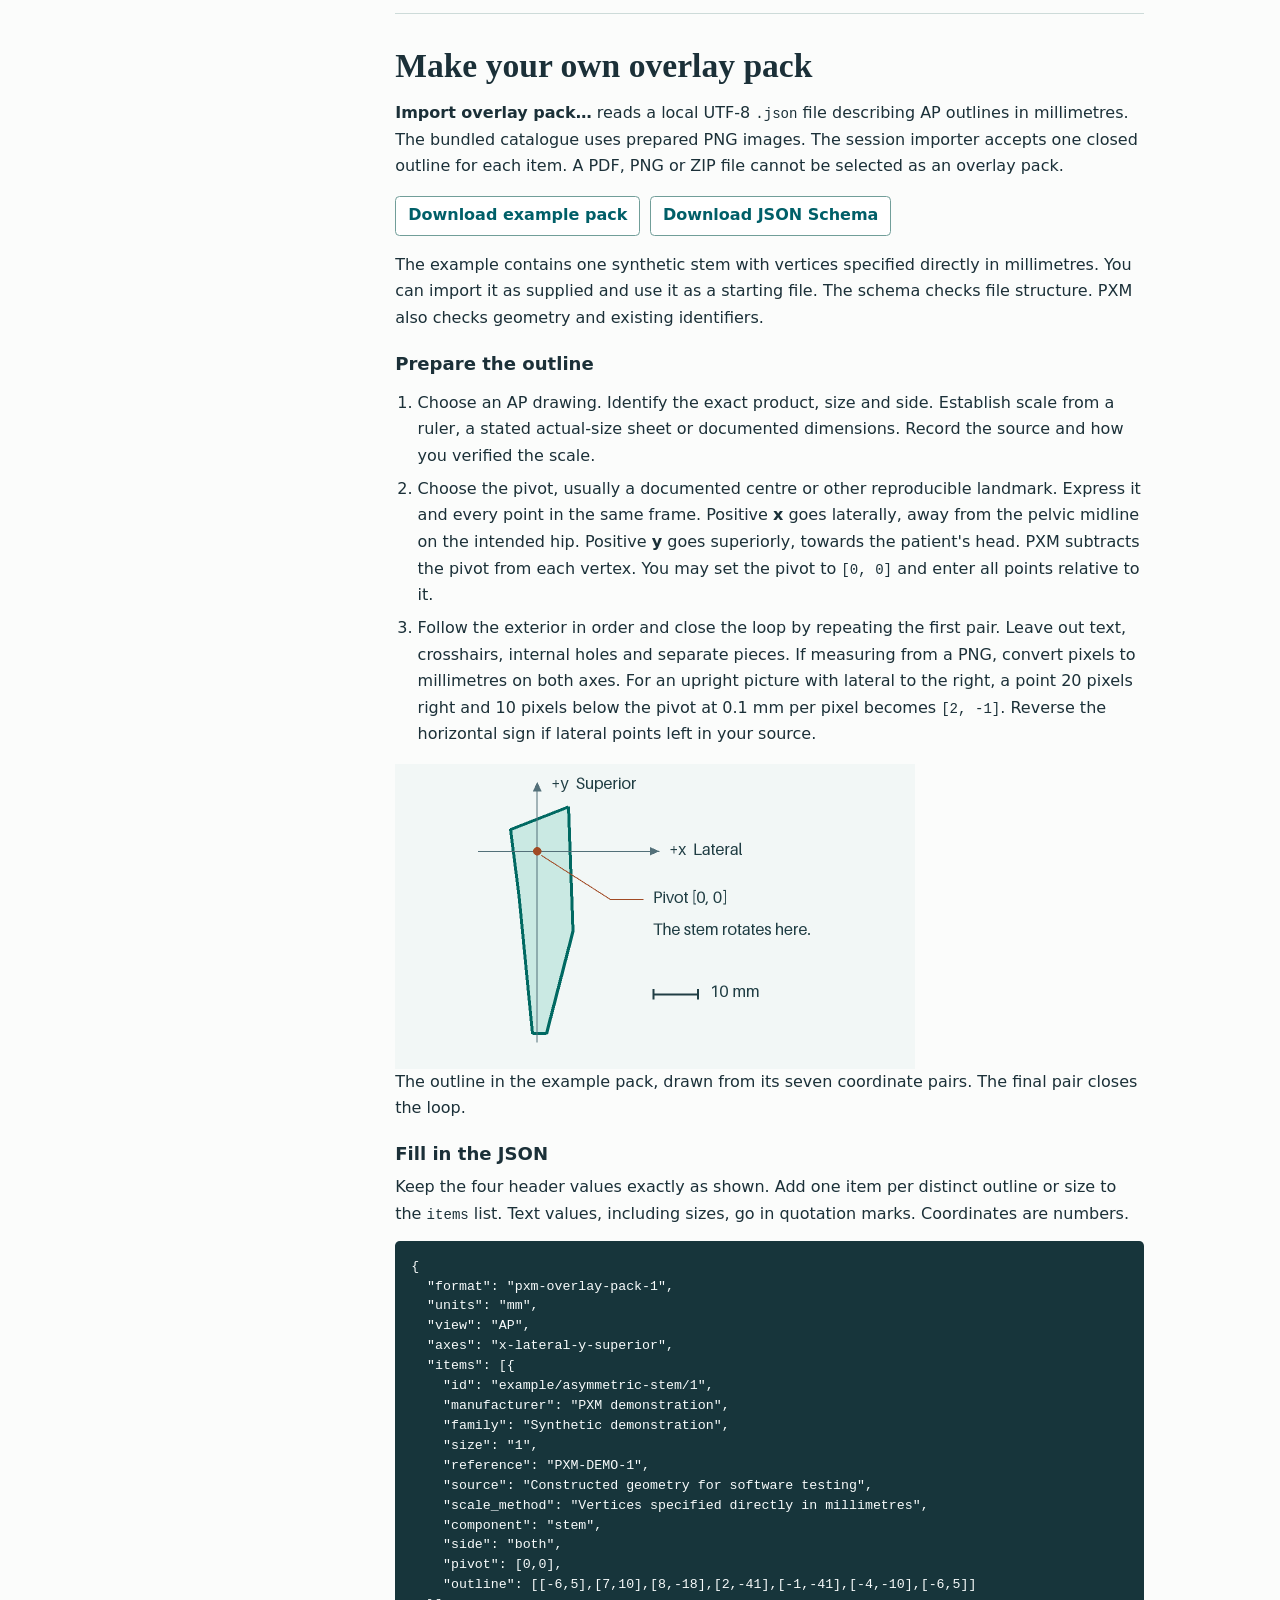
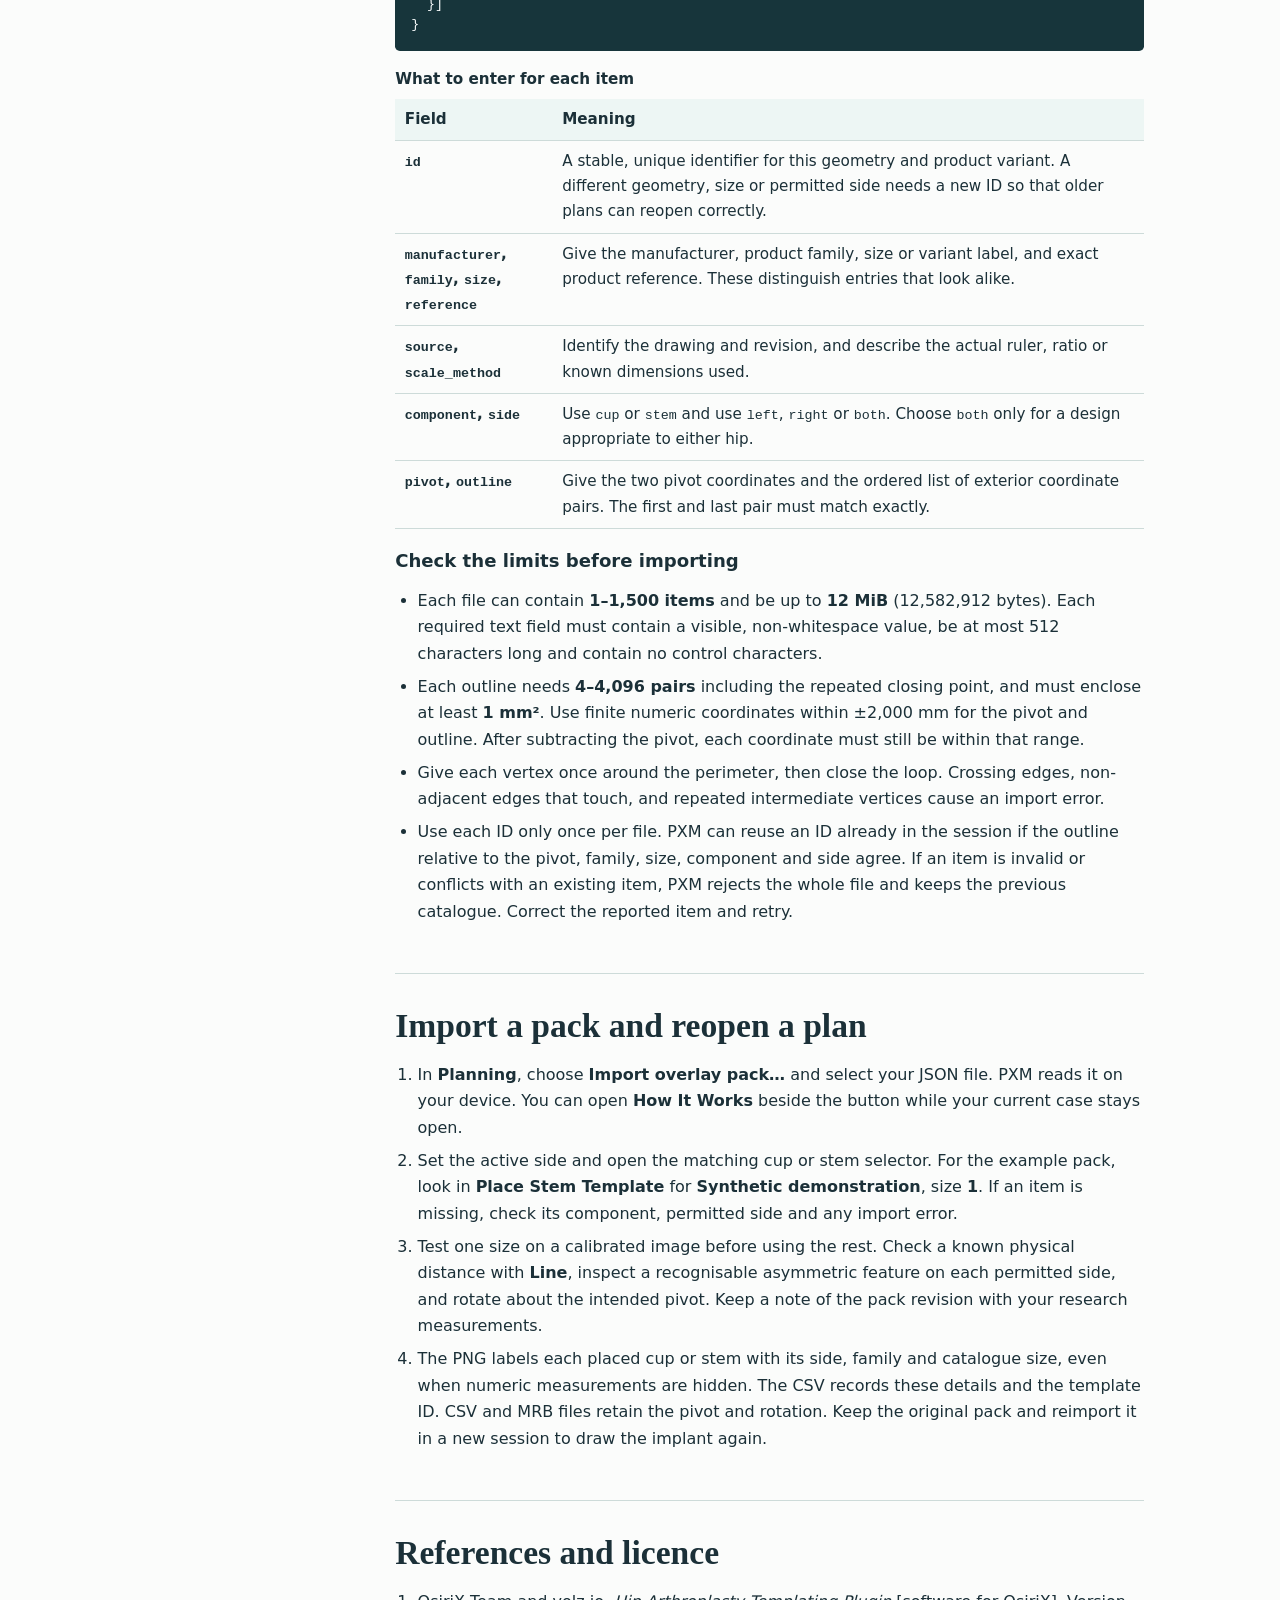
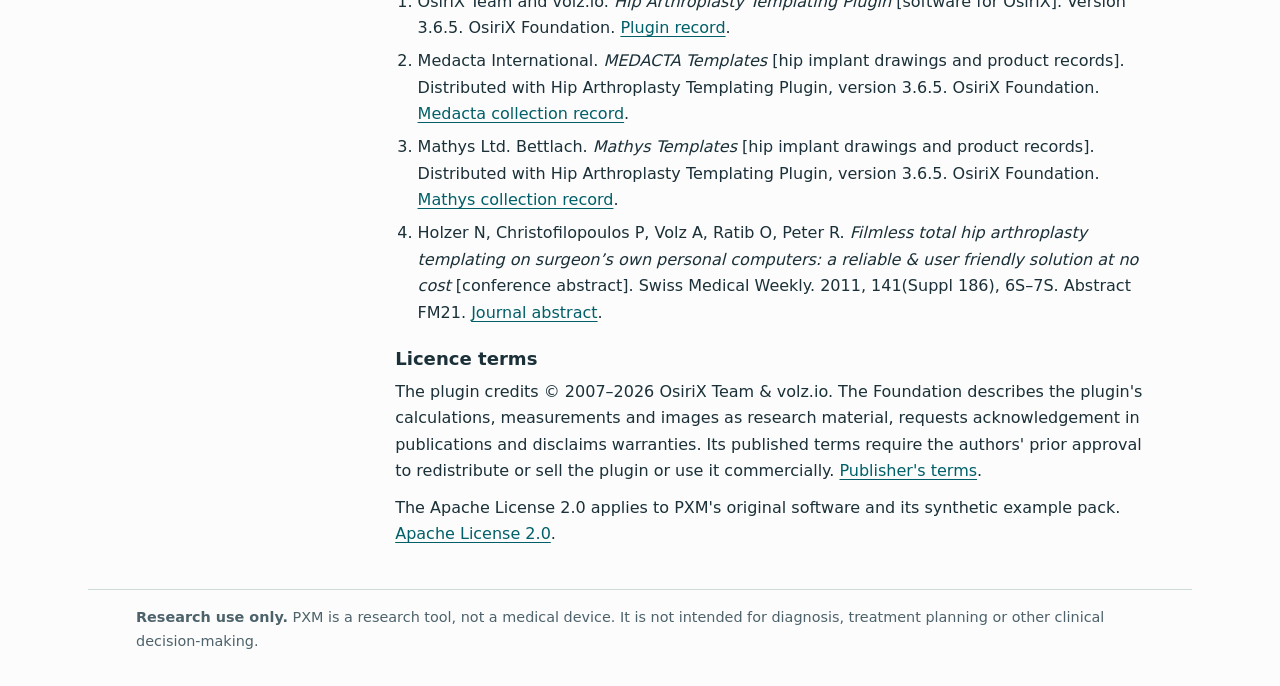
<file: docs/implant-overlays.html>
<!doctype html>
<html lang="en-GB">
<head>
<meta charset="utf-8">
<meta name="viewport" content="width=device-width,initial-scale=1">
<meta name="referrer" content="no-referrer">
<title>How implant overlays work · Pelvic X-ray Measurements</title>
<style>
:root{color-scheme:light;--ink:#1b3038;--muted:#4d626b;--teal:#006962;--rule:#cddbd9;--pale:#edf6f4}
*{box-sizing:border-box}html{scroll-padding-top:1rem}body{margin:0;background:#fbfcfb;color:var(--ink);font:1rem/1.66 "Source Sans 3","Segoe UI",system-ui,sans-serif}
main,footer{max-width:69rem;margin:auto;padding:0 clamp(1rem,4vw,3rem)}header{padding:2.7rem 0 1.8rem;border-bottom:2px solid var(--teal)}
.brand{font-weight:650;color:var(--teal);margin:0 0 .6rem}h1,h2,h3{line-height:1.17;text-wrap:balance}
h1,h2{font-family:"Source Serif 4",Georgia,serif;font-weight:550}h1{font-size:clamp(2.2rem,6vw,3.65rem);margin:0 0 1rem}h2{font-size:clamp(1.65rem,4vw,2.1rem);margin:0 0 .9rem}h3{font-size:1.13rem;margin:1.35rem 0 .35rem}
p{margin:.6rem 0}header p:last-child{max-width:69ch;font-size:1.1rem}.layout{display:grid;grid-template-columns:minmax(10rem,13rem) minmax(0,1fr);gap:clamp(1.4rem,4vw,3.3rem)}
nav{align-self:start;position:sticky;top:1rem;margin:2.2rem 0}nav p{font-weight:700;margin:0 0 .55rem}nav ul{list-style:none;padding:0;margin:0}nav li{margin:.15rem 0}a{color:#005f68;text-underline-offset:.2em}a:hover{text-decoration-thickness:2px}
a:focus-visible{outline:3px solid #bd6b17;outline-offset:3px}article{min-width:0}section{padding:2rem 0;border-bottom:1px solid var(--rule)}article section:last-child{border-bottom:0}ol,ul{padding-left:1.4rem}li+li{margin-top:.4rem}
.note,.worked{border-left:3px solid var(--teal);background:var(--pale);padding:.7rem 1rem;margin:1rem 0}.worked p:first-child{margin-top:0}.worked p:last-child{margin-bottom:0}
table{width:100%;border-collapse:collapse;font-size:.95rem;margin:1rem 0}caption{text-align:left;font-weight:650;margin-bottom:.4rem}th,td{text-align:left;vertical-align:top;padding:.5rem .6rem;border-bottom:1px solid var(--rule)}thead{background:var(--pale)}
code,pre{font-family:"IBM Plex Mono",ui-monospace,monospace}code{font-size:.88em;overflow-wrap:anywhere}pre{background:#17353b;color:#f7fbfb;padding:1rem;border-radius:.3rem;overflow-x:auto;line-height:1.5;font-size:.83rem;max-width:100%}pre code{font-size:inherit}
.files{display:flex;flex-wrap:wrap;gap:.6rem;margin:1rem 0}.files a{border:1px solid #719e99;border-radius:.28rem;padding:.35rem .75rem;background:white;text-decoration:none;font-weight:630}
dl{margin:.8rem 0}dt{font-weight:650;margin-top:.8rem}dd{margin:.14rem 0 .6rem}footer{border-top:1px solid var(--rule);padding-top:1rem;padding-bottom:2rem;color:var(--muted);font-size:.9rem}
@media(max-width:46rem){.layout{grid-template-columns:minmax(0,1fr);gap:0}nav{position:static;margin:1.2rem 0 .1rem}nav ul{display:flex;flex-wrap:wrap;column-gap:1rem}nav li{margin:0}section{padding:1.5rem 0}}
@media print{body{font:10.5pt/1.45 Georgia,serif;background:white;color:black}main,footer{max-width:none;padding:0}.layout{display:block}nav,.files{display:none}header,section{padding:1rem 0}h2,h3,caption{break-after:avoid}.worked,table,pre{break-inside:avoid}pre{white-space:pre-wrap;color:black;background:white;border:1px solid #ccc}a{color:inherit}}
</style>
</head>
<body>
<main id="top">
<header>
<p class="brand">Pelvic X-ray Measurements · Planning</p>
<h1>How implant overlays work</h1>
<p>An implant overlay places a drawing of known size on a pelvic radiograph. Its size depends on both the scale of the manufacturer's drawing and the scale of the patient image. This guide follows both, and shows how to make and import your own overlay pack.</p>
</header>
<div class="layout">
<nav aria-label="On this page">
<p>On this page</p>
<ul>
<li><a href="#conversion">Convert the PDFs</a></li>
<li><a href="#crop">Prepare each view</a></li>
<li><a href="#sheet-scale">Read the sheet scale</a></li>
<li><a href="#image-scale">Place it on the image</a></li>
<li><a href="#verification">Verify the size</a></li>
<li><a href="#pack">Make a pack</a></li>
<li><a href="#import">Import and reopen</a></li>
<li><a href="#sources">References and licence</a></li>
</ul>
</nav>
<article>
<section id="conversion">
<h2>From PDF to transparent PNG</h2>
<p>The OsiriX plugin pairs the manufacturers’ implant drawings with plain-text product records. <sup>[<a href="#ref-plugin" aria-label="Reference 1, plugin">1</a>, <a href="#ref-medacta" aria-label="Reference 2, Medacta templates">2</a>, <a href="#ref-mathys" aria-label="Reference 3, Mathys templates">3</a>]</sup> One sheet may contain several sizes or views. Keeping the entire page at this stage preserves the ruler, labels and original positions needed to identify each drawing.</p>
<ol>
<li><strong>Keep the originals together.</strong> The conversion recorded the source files and their checksums, kept their folder hierarchy and copied every <code>.txt</code> file byte for byte. The text links a product reference to its drawing and may give positions on that drawing.</li>
<li><strong>Render the full page at 300 dots per inch (dpi).</strong> PyMuPDF rendered each visible PDF page directly to a colour PNG with a transparency channel. It used the page's physical size without a screenshot, print dialogue, cropping or resizing. One inch on the page becomes 300 pixels.</li>
<li><strong>Preserve the original marks.</strong> Unpainted parts of the page became transparent. A white mark deliberately painted in the PDF remained visible against a darker background. Partly transparent edge pixels kept strokes smooth. Removing every white pixel afterwards would erase some of these details.</li>
<li><strong>Keep page identity.</strong> A single-page PDF kept its original name with a <code>.png</code> ending. The one two-page Mathys PDF produced a separate PNG for each page, with <code>_page_001</code> and <code>_page_002</code> suffixes.</li>
<li><strong>Reopen and check.</strong> Every PNG was checked against its PDF page dimensions, its recorded 300 dpi and the presence of visible and transparent pixels. File checksums verified the text copies and a second copy of the PNG set. Representative pages from both manufacturers were also checked on contrasting backgrounds and compared with the source on white.</li>
</ol>
<table>
<caption>Files in the original conversion</caption>
<thead><tr><th scope="col">Collection</th><th scope="col">PDFs</th><th scope="col">PNG pages</th><th scope="col">Text records</th></tr></thead>
<tbody><tr><th scope="row">Medacta</th><td>649</td><td>649</td><td>684</td></tr><tr><th scope="row">Mathys</th><td>74</td><td>75</td><td>110</td></tr><tr><th scope="row">Total</th><td>723</td><td>724</td><td>794</td></tr></tbody>
</table>
<details><summary>Exact conversion settings and checks</summary>
<p>The original conversion used PyMuPDF 1.28.0. For each page it rendered the full page in RGB with transparency, using <code>page.get_pixmap(dpi=300, colorspace=pymupdf.csRGB, alpha=True)</code>, then saved the result as PNG. Expected pixel dimensions were calculated from the PDF page in points (72 points per inch). The original PDF and PNG therefore shared the same page boundaries.</p>
<p>Grey-background checks included drawings from both manufacturers and both pages of the Mathys twinSys sheet. They retained the small painted white details in the Medacta B-Cage drawing. On the samples compared against a white background, no pixel differed from the source render by five or more levels on the 0–255 greyscale.</p>
</details>
<p>This conversion was part of preparing the catalogue. To use a prepared pack, you only need PXM.</p>
</section>
<section id="crop">
<h2>From full page to one implant view</h2>
<ol>
<li><strong>Find the product and view.</strong> Read the manufacturer, family, size, product reference, permitted patient side and AP drawing from the associated records. AP means the front view. The review covered 895 views, including lateral and additional profiles. The PXM catalogue uses 794 AP entries from 51 families, drawn from 705 full pages.</li>
<li><strong>Isolate the right drawing.</strong> The OsiriX crop window locates the design on its page. The preparation keeps the ink that belongs to that view, including strokes that continue beyond the window. It excludes adjacent sizes and page furniture, trims transparent margins and leaves a narrow transparent border. Several references can legitimately share the same image.</li>
<li><strong>Make it visible on the X-ray.</strong> The selected PNG pixels receive a light colour. Cups are cyan, cages mint, whole stems gold, proximal stem components lilac and distal components pale green. Each retained pixel keeps its original position and opacity. Internal marks such as head centres and construction lines travel with the drawing.</li>
<li><strong>Record where to place it.</strong> The pivot is the point you place on the X-ray and rotate around. The preparation converts the source origin into pixels, adjusts it for the crop and records the physical size of a pixel, the side shown in the drawing and the allowed patient side. A crop removes surrounding space without changing the implant's size.</li>
</ol>
</section>
<section id="sheet-scale">
<h2>Read the scale on the implant's own sheet</h2>
<p>Each catalogue entry points back to its original sheet. The product's printed size identifies the model. The physical scale comes from an independent reference on that sheet.</p>
<table>
<caption>How scale was established for the 705 AP source pages</caption>
<thead><tr><th scope="col">Reference</th><th scope="col">Pages</th><th scope="col">What was checked</th></tr></thead>
<tbody>
<tr><th scope="row">Printed ruler</th><td>296</td><td>Measure from the centres of the 0 and 100&nbsp;mm marks in the PDF. Compare all 10&nbsp;mm intervals against the marks in the full PNG. A longer interval reduces the influence of a single pixel at an endpoint.</td></tr>
<tr><th scope="row">Printed 1:1 scale</th><td>400</td><td>Use the sheet's declaration that the drawing is actual size. Check the physical PDF page dimensions against the exported PNG. At 300 dpi, one pixel on a 1:1 page represents about 0.08467&nbsp;mm (25.4 ÷ 300).</td></tr>
<tr><th scope="row">Dimensioned head-centre marks</th><td>9</td><td>These stem pages lack a ruler and a printed ratio. Match at least three head-centre marks to the manufacturer's coordinates in millimetres, and check the marks in both the original PDF and PNG.</td></tr>
</tbody></table>
<p>For a ruler, divide its known length in millimetres by its length in pixels. The resulting millimetres per pixel follow the drawing through cropping, tinting, mirroring and rotation. A reference mark can remain outside the finished crop and still establish its scale.</p>
<h3 id="osirix-sizing">How OsiriX sets the size</h3>
<p>In the OsiriX plugin (version 3.6.5), the product reference selects a drawing on a PDF page. The template instructions give the pivot in millimetres from the lower-left corner of the page. OsiriX keeps the physical scale when it crops the drawing and converts the drawing’s resolution to millimetres per pixel when it places the overlay. The catalogue size selects the model. The plugin does not stretch the shell to match that number. <a href="https://github.com/aglv/HipArthroplastyTemplating/blob/270476e057eecb6dec4eb6b7fb4e49dbab8e90e9/Stuff/Customizing.md#L15-L50" target="_blank" rel="noopener noreferrer">Original template instructions</a> · <a href="https://github.com/aglv/HipArthroplastyTemplating/blob/270476e057eecb6dec4eb6b7fb4e49dbab8e90e9/HipArthroplastyTemplating/Sources/ArthroplastyTemplatesWindowController.mm#L532-L542" target="_blank" rel="noopener noreferrer">Overlay sizing in version 3.6.5</a>.</p>
<p>The X-ray has its own scale. In OsiriX you can draw a line across an object of known length and enter that length. PXM fits a circle to three points on the calibration ball. When both measure the same ball diameter, they apply the same magnification correction to a radiograph with known pixel spacing. <a href="https://github.com/aglv/HipArthroplastyTemplating/blob/270476e057eecb6dec4eb6b7fb4e49dbab8e90e9/HipArthroplastyTemplating/Sources/ArthroplastyTemplatingStepsController.mm#L1018-L1027" target="_blank" rel="noopener noreferrer">OsiriX image calibration</a>.</p>
<p>PXM preserves the PDF scale through the 300&nbsp;dpi conversion and checks it against the ruler or other reference on each sheet. Across all 705 AP sheets (794 catalogue entries), the largest difference between PXM’s stored scale and the original page scale was under 0.01&nbsp;mm over a 40&nbsp;mm interval. This comparison covers the drawing scale before either application renders the implant on screen.</p>
</section>
<section id="image-scale">
<h2>Place the overlay on a radiograph</h2>
<ol>
<li><strong>Establish the image scale.</strong> PXM uses patient DICOM Pixel Spacing when available. It treats row spacing as the height of a pixel and column spacing as its width, since they can differ. If the file supplies only detector spacing, or is an ordinary picture without patient spacing, fit a calibration ball of known diameter before placing a template.</li>
<li><strong>Fit the ball when available.</strong> Enter its physical diameter and place three points on its boundary. PXM applies one correction for magnification. An existing template changes size around its pivot when calibration changes.</li>
<li><strong>Select the side, family and size.</strong> In <strong>Planning</strong>, cups and cages appear under <strong>Place Cup Template</strong>. Whole stems and separate proximal or distal components appear under <strong>Place Stem Template</strong>. Check the radiograph's own side marker. PXM mirrors the drawing when needed and offers side-specific references only on the permitted side.</li>
<li><strong>Place and adjust.</strong> Click to place the pivot. Drag the placed implant to move it. Drag the round handle or enter a rotation angle to turn it around the pivot. Zero degrees follows the drawing's original AP orientation. Each side can hold one acetabular and one femoral template at a time.</li>
</ol>
<div class="worked"><p><strong>Worked example with a 25&nbsp;mm ball.</strong> If the ball measures 20 image units before correction, each unit represents 25 ÷ 20 = 1.25&nbsp;mm. A 40&nbsp;mm template interval then spans 32 image units. PXM's <strong>Line</strong> result reads <strong>32.00 su | 40.00 mm</strong>. Use the millimetre value to check the drawing. The <em>su</em> value is the distance in the image's scene coordinates.</p></div>
</section>
<section id="verification">
<h2>How size was verified</h2>
<p><strong>First check the ruler.</strong> Across the 296 pages with a printed ruler, the distance from 0 to 40&nbsp;mm in the full PNGs measured 39.977–40.005&nbsp;mm at the sheet scale. The width of the ink and the finite pixel size affect exactly where an endpoint falls.</p>
<p><strong>Then check the drawing.</strong> For all 157 cups, width was measured between the outer shell strokes, in the direction parallel to the cup opening. Construction lines, dots and marks from another size on the same page were excluded. The local transparency pattern at all 314 endpoints matched between the source crop and the packaged drawing. A separate check on 51 straight distal stems compared opposing body walls at a fixed level 30&nbsp;mm above the tip.</p>
<table>
<caption>Two examples where the drawing and catalogue label differ</caption>
<thead><tr><th scope="col">Catalogue entry</th><th scope="col">Span between shell stroke centres on the source drawing</th></tr></thead>
<tbody><tr><td>Medacta Mpact DM, size 42 (01.32.142MB)</td><td>41.58&nbsp;mm</td></tr><tr><td>Medacta Mpact 3D Metal Monolith, size 62/28 (01.41.6228)</td><td>63.20&nbsp;mm</td></tr></tbody>
</table>
<p>The original drawings already show these differences. Enlarging the first cup or shrinking the second to force its shell width to match its label would change its ruler. For a measured implant dimension, record the product reference, the endpoints and whether you used the centre or edge of each stroke. Consult the manufacturer's dimensional specification for the finished implant.</p>
<p><strong>Finally check the application.</strong> Both editions were tested on a synthetic DICOM radiograph with unequal horizontal and vertical spacing. Each edition returned 32 direct Line readings across both hips, changes in rotation and calibration. On the two example drawings above, a 40&nbsp;mm reference interval read 40.00&nbsp;mm. These are checks of software geometry and preservation of the drawings. Clinical performance requires separate validation.</p>
</section>
<section id="pack">
<h2>Make your own overlay pack</h2>
<p><strong>Import overlay pack…</strong> reads a local UTF-8 <code>.json</code> file describing AP outlines in millimetres. The bundled catalogue uses prepared PNG images. The session importer accepts one closed outline for each item. A PDF, PNG or ZIP file cannot be selected as an overlay pack.</p>
<div class="files"><a href="[data-uri]" download="overlay-example.json">Download example pack</a><a href="[data-uri]" download="overlay.schema.json">Download JSON Schema</a></div>
<p>The example contains one synthetic stem with vertices specified directly in millimetres. You can import it as supplied and use it as a starting file. The schema checks file structure. PXM also checks geometry and existing identifiers.</p>
<h3>Prepare the outline</h3>
<ol>
<li>Choose an AP drawing. Identify the exact product, size and side. Establish scale from a ruler, a stated actual-size sheet or documented dimensions. Record the source and how you verified the scale.</li>
<li>Choose the pivot, usually a documented centre or other reproducible landmark. Express it and every point in the same frame. Positive <strong>x</strong> goes laterally, away from the pelvic midline on the intended hip. Positive <strong>y</strong> goes superiorly, towards the patient's head. PXM subtracts the pivot from each vertex. You may set the pivot to <code>[0, 0]</code> and enter all points relative to it.</li>
<li>Follow the exterior in order and close the loop by repeating the first pair. Leave out text, crosshairs, internal holes and separate pieces. If measuring from a PNG, convert pixels to millimetres on both axes. For an upright picture with lateral to the right, a point 20 pixels right and 10 pixels below the pivot at 0.1&nbsp;mm per pixel becomes <code>[2, -1]</code>. Reverse the horizontal sign if lateral points left in your source.</li>
</ol>
<figure style="margin:1rem 0"><img id="example-drawing" src="[data-uri]" width="520" height="305" style="display:block;width:100%;max-width:32.5rem;height:auto" alt="The synthetic stem outline surrounds a pivot at zero. The positive x-axis points laterally and the positive y-axis points superiorly. A bar shows 10 millimetres."><figcaption>The outline in the example pack, drawn from its seven coordinate pairs. The final pair closes the loop.</figcaption></figure>
<h3>Fill in the JSON</h3>
<p>Keep the four header values exactly as shown. Add one item per distinct outline or size to the <code>items</code> list. Text values, including sizes, go in quotation marks. Coordinates are numbers.</p>
<pre aria-label="Complete synthetic example pack"><code>{
  "format": "pxm-overlay-pack-1",
  "units": "mm",
  "view": "AP",
  "axes": "x-lateral-y-superior",
  "items": [{
    "id": "example/asymmetric-stem/1",
    "manufacturer": "PXM demonstration",
    "family": "Synthetic demonstration",
    "size": "1",
    "reference": "PXM-DEMO-1",
    "source": "Constructed geometry for software testing",
    "scale_method": "Vertices specified directly in millimetres",
    "component": "stem",
    "side": "both",
    "pivot": [0,0],
    "outline": [[-6,5],[7,10],[8,-18],[2,-41],[-1,-41],[-4,-10],[-6,5]]
  }]
}</code></pre>
<table>
<caption>What to enter for each item</caption>
<thead><tr><th scope="col">Field</th><th scope="col">Meaning</th></tr></thead>
<tbody>
<tr><th scope="row"><code>id</code></th><td>A stable, unique identifier for this geometry and product variant. A different geometry, size or permitted side needs a new ID so that older plans can reopen correctly.</td></tr>
<tr><th scope="row"><code>manufacturer</code>, <code>family</code>, <code>size</code>, <code>reference</code></th><td>Give the manufacturer, product family, size or variant label, and exact product reference. These distinguish entries that look alike.</td></tr>
<tr><th scope="row"><code>source</code>, <code>scale_method</code></th><td>Identify the drawing and revision, and describe the actual ruler, ratio or known dimensions used.</td></tr>
<tr><th scope="row"><code>component</code>, <code>side</code></th><td>Use <code>cup</code> or <code>stem</code> and use <code>left</code>, <code>right</code> or <code>both</code>. Choose <code>both</code> only for a design appropriate to either hip.</td></tr>
<tr><th scope="row"><code>pivot</code>, <code>outline</code></th><td>Give the two pivot coordinates and the ordered list of exterior coordinate pairs. The first and last pair must match exactly.</td></tr>
</tbody></table>
<h3>Check the limits before importing</h3>
<ul>
<li>Each file can contain <strong>1–1,500 items</strong> and be up to <strong>12 MiB</strong> (12,582,912 bytes). Each required text field must contain a visible, non-whitespace value, be at most 512 characters long and contain no control characters.</li>
<li>Each outline needs <strong>4–4,096 pairs</strong> including the repeated closing point, and must enclose at least <strong>1&nbsp;mm²</strong>. Use finite numeric coordinates within ±2,000&nbsp;mm for the pivot and outline. After subtracting the pivot, each coordinate must still be within that range.</li>
<li>Give each vertex once around the perimeter, then close the loop. Crossing edges, non-adjacent edges that touch, and repeated intermediate vertices cause an import error.</li>
<li>Use each ID only once per file. PXM can reuse an ID already in the session if the outline relative to the pivot, family, size, component and side agree. If an item is invalid or conflicts with an existing item, PXM rejects the whole file and keeps the previous catalogue. Correct the reported item and retry.</li>
</ul>
</section>
<section id="import">
<h2>Import a pack and reopen a plan</h2>
<ol>
<li>In <strong>Planning</strong>, choose <strong>Import overlay pack…</strong> and select your JSON file. PXM reads it on your device. You can open <strong>How It Works</strong> beside the button while your current case stays open.</li>
<li>Set the active side and open the matching cup or stem selector. For the example pack, look in <strong>Place Stem Template</strong> for <strong>Synthetic demonstration</strong>, size <strong>1</strong>. If an item is missing, check its component, permitted side and any import error.</li>
<li>Test one size on a calibrated image before using the rest. Check a known physical distance with <strong>Line</strong>, inspect a recognisable asymmetric feature on each permitted side, and rotate about the intended pivot. Keep a note of the pack revision with your research measurements.</li>
<li>The PNG labels each placed cup or stem with its side, family and catalogue size, even when numeric measurements are hidden. The CSV records these details and the template ID. CSV and MRB files retain the pivot and rotation. Keep the original pack and reimport it in a new session to draw the implant again.</li>
</ol>
</section>
<section id="sources">
<h2>References and licence</h2>
<ol aria-label="Implant source references">
<li id="ref-plugin">OsiriX Team and volz.io. <cite>Hip Arthroplasty Templating Plugin</cite> [software for OsiriX]. Version 3.6.5. OsiriX Foundation. <a href="https://www.osirixfoundation.com/medacta/" target="_blank" rel="noopener noreferrer">Plugin record</a>.</li>
<li id="ref-medacta">Medacta International. <cite>MEDACTA Templates</cite> [hip implant drawings and product records]. Distributed with Hip Arthroplasty Templating Plugin, version 3.6.5. OsiriX Foundation. <a href="https://github.com/aglv/HipArthroplastyTemplating/blob/270476e057eecb6dec4eb6b7fb4e49dbab8e90e9/.gitmodules#L9-L12" target="_blank" rel="noopener noreferrer">Medacta collection record</a>.</li>
<li id="ref-mathys">Mathys Ltd. Bettlach. <cite>Mathys Templates</cite> [hip implant drawings and product records]. Distributed with Hip Arthroplasty Templating Plugin, version 3.6.5. OsiriX Foundation. <a href="https://github.com/aglv/HipArthroplastyTemplating/blob/270476e057eecb6dec4eb6b7fb4e49dbab8e90e9/.gitmodules#L5-L8" target="_blank" rel="noopener noreferrer">Mathys collection record</a>.</li>
<li id="ref-report">Holzer N, Christofilopoulos P, Volz A, Ratib O, Peter R. <cite>Filmless total hip arthroplasty templating on surgeon’s own personal computers: a reliable &amp; user friendly solution at no cost</cite> [conference abstract]. Swiss Medical Weekly. 2011, 141(Suppl 186), 6S–7S. Abstract FM21. <a href="https://smw.ch/index.php/smw/article/download/5290/6514#page=7" target="_blank" rel="noopener noreferrer">Journal abstract</a>.</li>
</ol>
<h3>Licence terms</h3>
<p>The plugin credits © 2007–2026 OsiriX Team &amp; volz.io. The Foundation describes the plugin's calculations, measurements and images as research material, requests acknowledgement in publications and disclaims warranties. Its published terms require the authors' prior approval to redistribute or sell the plugin or use it commercially. <a href="https://www.osirixfoundation.com/medacta/" target="_blank" rel="noopener noreferrer">Publisher's terms</a>.</p>
<p>The Apache License 2.0 applies to PXM's original software and its synthetic example pack. <a href="https://www.apache.org/licenses/LICENSE-2.0" target="_blank" rel="noopener noreferrer">Apache License 2.0</a>.</p>
</section>
</article>
</div>
</main>
<footer><strong>Research use only.</strong> PXM is a research tool, not a medical device. It is not intended for diagnosis, treatment planning or other clinical decision-making.</footer>
</body>
</html>
</file>
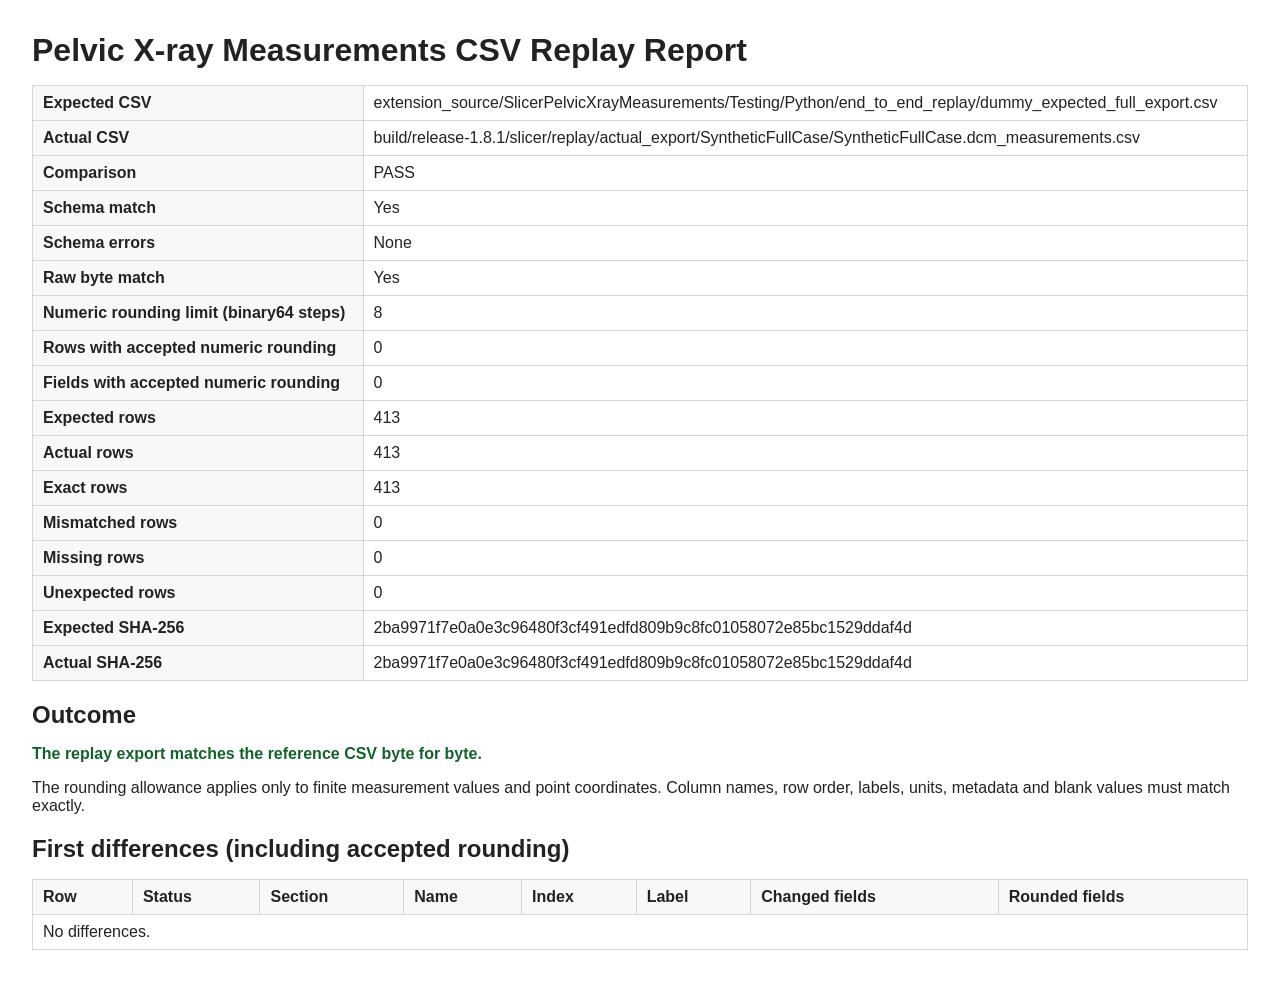
<file: extension_source/SlicerPelvicXrayMeasurements/test_reports/current/replay/comparison_report.html>
<!doctype html>
<html lang="en">
<head>
  <meta charset="utf-8">
  <title>Pelvic X-ray Measurements CSV Replay Report</title>
  <style>
    body { font-family: Arial, sans-serif; margin: 32px; color: #222; }
    h1, h2 { margin-bottom: 0.4rem; }
    table { border-collapse: collapse; width: 100%; margin-top: 1rem; }
    th, td { border: 1px solid #d0d7de; padding: 8px 10px; text-align: left; vertical-align: top; }
    th { background: #f6f8fa; }
    .pass { color: #116329; font-weight: 700; }
    .fail { color: #b42318; font-weight: 700; }
    code { background: #f6f8fa; padding: 1px 4px; border-radius: 4px; }
  </style>
</head>
<body>
  <h1>Pelvic X-ray Measurements CSV Replay Report</h1>
  <table>
    <tbody>
      <tr><th>Expected CSV</th><td>extension_source/SlicerPelvicXrayMeasurements/Testing/Python/end_to_end_replay/dummy_expected_full_export.csv</td></tr><tr><th>Actual CSV</th><td>build/release-1.8.1/slicer/replay/actual_export/SyntheticFullCase/SyntheticFullCase.dcm_measurements.csv</td></tr><tr><th>Comparison</th><td>PASS</td></tr><tr><th>Schema match</th><td>Yes</td></tr><tr><th>Schema errors</th><td>None</td></tr><tr><th>Raw byte match</th><td>Yes</td></tr><tr><th>Numeric rounding limit (binary64 steps)</th><td>8</td></tr><tr><th>Rows with accepted numeric rounding</th><td>0</td></tr><tr><th>Fields with accepted numeric rounding</th><td>0</td></tr><tr><th>Expected rows</th><td>413</td></tr><tr><th>Actual rows</th><td>413</td></tr><tr><th>Exact rows</th><td>413</td></tr><tr><th>Mismatched rows</th><td>0</td></tr><tr><th>Missing rows</th><td>0</td></tr><tr><th>Unexpected rows</th><td>0</td></tr><tr><th>Expected SHA-256</th><td>2ba9971f7e0a0e3c96480f3cf491edfd809b9c8fc01058072e85bc1529ddaf4d</td></tr><tr><th>Actual SHA-256</th><td>2ba9971f7e0a0e3c96480f3cf491edfd809b9c8fc01058072e85bc1529ddaf4d</td></tr>
    </tbody>
  </table>
  <h2>Outcome</h2>
  <p class="pass">
    The replay export matches the reference CSV byte for byte.
  </p>
  <p>The rounding allowance applies only to finite measurement values and point coordinates.
  Column names, row order, labels, units, metadata and blank values must match exactly.</p>
  <h2>First differences (including accepted rounding)</h2>
  <table>
    <thead>
      <tr>
        <th>Row</th>
        <th>Status</th>
        <th>Section</th>
        <th>Name</th>
        <th>Index</th>
        <th>Label</th>
        <th>Changed fields</th>
        <th>Rounded fields</th>
      </tr>
    </thead>
    <tbody>
      <tr><td colspan="8">No differences.</td></tr>
    </tbody>
  </table>
</body>
</html>
</file>
